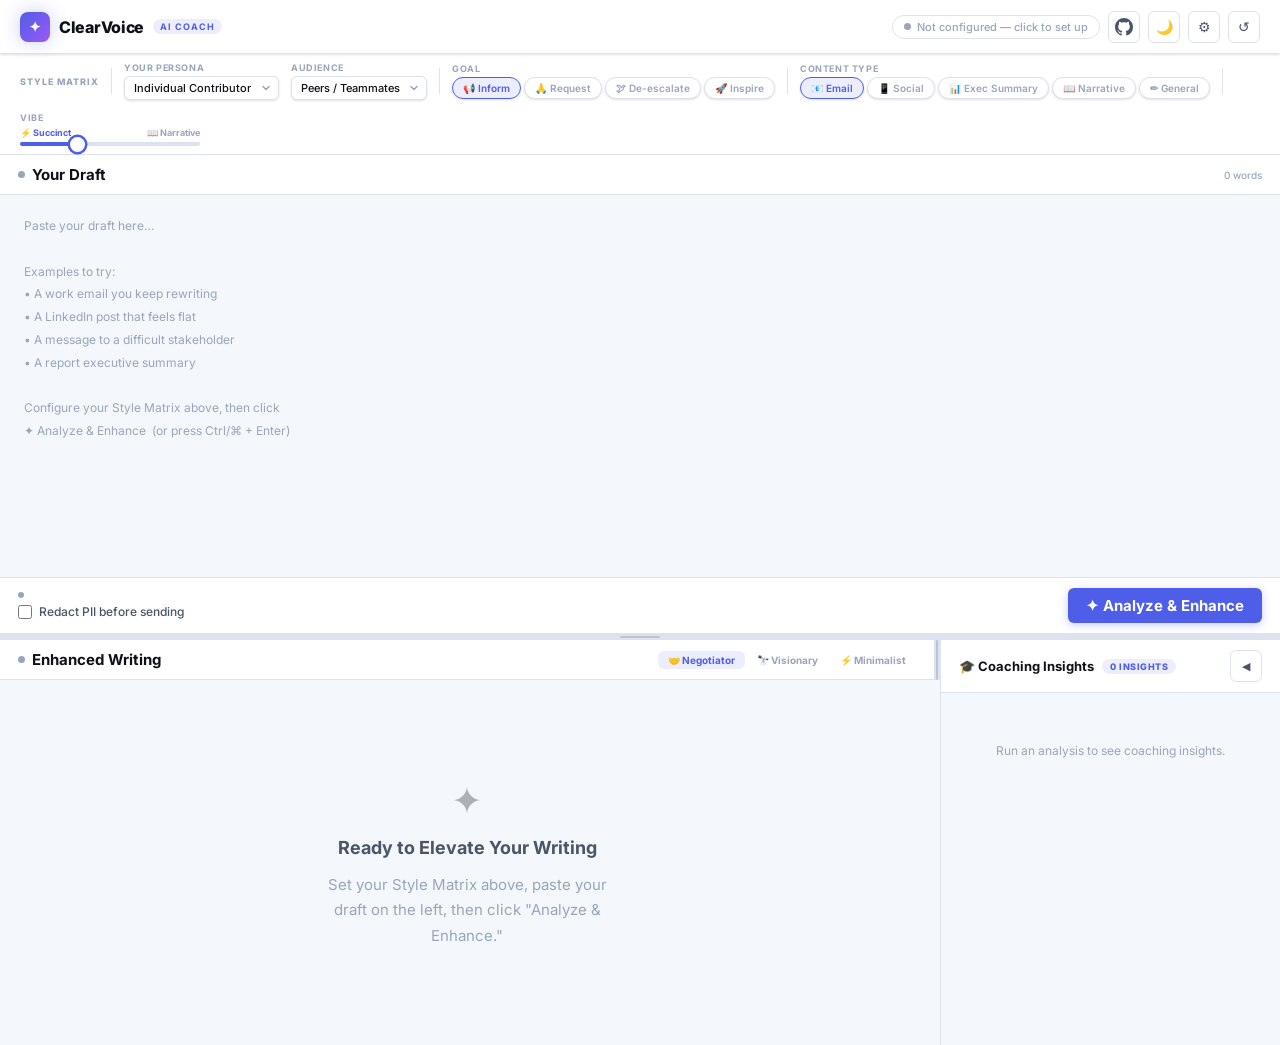
<file: index.html>
<!DOCTYPE html>
<html lang="en">
<head>
  <meta charset="UTF-8">
  <meta name="viewport" content="width=device-width, initial-scale=1.0">
  <meta name="google-site-verification" content="ngS8wu36B4P3ZyQBK7Q8rlwMd53-rFN55y8IFsFVApw" />
  <title>ClearVoice — AI Communication Coach</title>
  <meta name="description" content="AI-powered writing coach with tone heatmap, 3-variation rewrites, and coaching insights. Powered by Claude or GPT-4.">
  <link rel="preconnect" href="https://fonts.googleapis.com">
  <link href="https://fonts.googleapis.com/css2?family=Inter:ital,wght@0,300;0,400;0,500;0,600;0,700;0,800;0,900;1,400&display=swap" rel="stylesheet">
  <link rel="stylesheet" href="css/styles.css">
</head>
<body>

<!-- ═══════════════════════════════════════════════════════════
     SETTINGS MODAL
     ═══════════════════════════════════════════════════════════ -->
<div class="overlay" id="settingsOverlay">
  <div class="modal">
    <div class="modal-title" id="settingsModalTitle">⚙ API Configuration</div>
    <div class="modal-sub"   id="settingsModalSub">Your key is saved in your browser only and is sent directly to the AI provider — never to any third-party server.</div>

    <div class="form-row">
      <div class="form-lbl">AI Provider</div>
      <div class="provider-row">
        <button class="prov-btn active" id="btnClaude" onclick="pickProvider('claude')">🟠 Claude (Anthropic)</button>
        <button class="prov-btn"        id="btnOpenAI" onclick="pickProvider('openai')">🟢 GPT-4 (OpenAI)</button>
      </div>
    </div>

    <div class="form-row">
      <label class="form-lbl" for="keyInp">API Key</label>
      <input class="form-inp" id="keyInp" type="password" placeholder="sk-ant-api03-…" autocomplete="off">
      <div class="form-hint" id="keyHint">Get your key at <a href="https://console.anthropic.com" target="_blank" rel="noopener">console.anthropic.com</a></div>
    </div>

    <div class="form-row">
      <label class="form-lbl" for="modelSel">Model</label>
      <select class="form-sel" id="modelSel">
        <option value="claude-sonnet-4-5-20250929" selected>Claude Sonnet 4.5 — Recommended</option>
        <option value="claude-opus-4-5-20251101">Claude Opus 4.5 — Most Capable</option>
        <option value="claude-haiku-4-5-20251001">Claude Haiku 4.5 — Fastest</option>
      </select>
    </div>

    <div class="modal-footer">
      <button class="btn btn-ghost"  onclick="closeSettings()">Cancel</button>
      <button class="btn btn-accent" onclick="saveSettings()">💾 Save</button>
    </div>
  </div>
</div>

<!-- ═══════════════════════════════════════════════════════════
     HEADER
     ═══════════════════════════════════════════════════════════ -->
<header class="header">
  <div class="logo">
    <div class="logo-mark">✦</div>
    <span class="logo-name">ClearVoice</span>
    <span class="logo-tag">AI Coach</span>
  </div>

  <div class="header-right">
    <div class="api-pill" onclick="openSettings()" title="API Settings">
      <span class="dot" id="apiDot"></span>
      <span id="apiLabel">Not configured — click to set up</span>
    </div>
    <a  class="icon-btn github-btn" href="https://github.com/Sushegaad/Professional-Writing-Wizard"
        target="_blank" rel="noopener" title="View source on GitHub"
        style="text-decoration:none;">
      <svg height="18" viewBox="0 0 16 16" width="18" fill="currentColor" aria-hidden="true"
           xmlns="http://www.w3.org/2000/svg">
        <path d="M8 0C3.58 0 0 3.58 0 8c0 3.54 2.29 6.53 5.47 7.59.4.07.55-.17.55-.38
                 0-.19-.01-.82-.01-1.49-2.01.37-2.53-.49-2.69-.94-.09-.23-.48-.94-.82-1.13
                 -.28-.15-.68-.52-.01-.53.63-.01 1.08.58 1.23.82.72 1.21 1.87.87 2.33.66
                 .07-.52.28-.87.51-1.07-1.78-.2-3.64-.89-3.64-3.95 0-.87.31-1.59.82-2.15
                 -.08-.2-.36-1.02.08-2.12 0 0 .67-.21 2.2.82.64-.18 1.32-.27 2-.27
                 .68 0 1.36.09 2 .27 1.53-1.04 2.2-.82 2.2-.82.44 1.1.16 1.92.08 2.12
                 .51.56.82 1.27.82 2.15 0 3.07-1.87 3.75-3.65 3.95.29.25.54.73.54 1.48
                 0 1.07-.01 1.93-.01 2.2 0 .21.15.46.55.38A8.013 8.013 0 0016 8
                 c0-4.42-3.58-8-8-8z"/>
      </svg>
    </a>
    <button class="icon-btn" id="themeBtn"   onclick="toggleTheme()"  title="Toggle Dark / Light Mode">🌙</button>
    <button class="icon-btn" id="settingsIconBtn" onclick="openSettings()" title="Settings">⚙</button>
    <button class="icon-btn" onclick="resetAll()"    title="Clear All">↺</button>
  </div>
</header>

<!-- ═══════════════════════════════════════════════════════════
     STYLE MATRIX BAR
     ═══════════════════════════════════════════════════════════ -->
<div class="matrix-bar">
  <span class="matrix-label">Style Matrix</span>
  <div class="mx-sep"></div>

  <div class="mx-group">
    <div class="mx-sublabel">Your Persona</div>
    <select class="mx-sel" id="selPersona">
      <option value="executive">C-Suite / Executive</option>
      <option value="senior">Senior Manager / Lead</option>
      <option value="ic" selected>Individual Contributor</option>
      <option value="freelancer">Creative / Freelancer</option>
      <option value="student">Student / Entry-Level</option>
    </select>
  </div>

  <div class="mx-group">
    <div class="mx-sublabel">Audience</div>
    <select class="mx-sel" id="selAudience">
      <option value="board">Board / C-Suite</option>
      <option value="manager">Direct Manager</option>
      <option value="peers" selected>Peers / Teammates</option>
      <option value="reports">Direct Reports</option>
      <option value="client">External Client</option>
      <option value="cold">Cold Lead</option>
      <option value="public">Public / Social</option>
    </select>
  </div>

  <div class="mx-sep"></div>

  <div class="mx-group">
    <div class="mx-sublabel">Goal</div>
    <div class="pill-group" id="goalGroup">
      <button class="pill-btn active" data-v="inform"     onclick="pickPill(this,'goalGroup')">📢 Inform</button>
      <button class="pill-btn"        data-v="request"    onclick="pickPill(this,'goalGroup')">🙏 Request</button>
      <button class="pill-btn"        data-v="deescalate" onclick="pickPill(this,'goalGroup')">🕊 De-escalate</button>
      <button class="pill-btn"        data-v="inspire"    onclick="pickPill(this,'goalGroup')">🚀 Inspire</button>
    </div>
  </div>

  <div class="mx-sep"></div>

  <div class="mx-group">
    <div class="mx-sublabel">Content Type</div>
    <div class="pill-group" id="typeGroup">
      <button class="pill-btn active" data-v="email"     onclick="pickPill(this,'typeGroup')">📧 Email</button>
      <button class="pill-btn"        data-v="social"    onclick="pickPill(this,'typeGroup')">📱 Social</button>
      <button class="pill-btn"        data-v="exec"      onclick="pickPill(this,'typeGroup')">📊 Exec Summary</button>
      <button class="pill-btn"        data-v="narrative" onclick="pickPill(this,'typeGroup')">📖 Narrative</button>
      <button class="pill-btn"        data-v="general"   onclick="pickPill(this,'typeGroup')">✏ General</button>
    </div>
  </div>

  <div class="mx-sep"></div>

  <div class="mx-group vibe-wrap">
    <div class="mx-sublabel">Vibe</div>
    <div class="vibe-ends">
      <span id="vibeL" class="vibe-end-active">⚡ Succinct</span>
      <span id="vibeR">📖 Narrative</span>
    </div>
    <input type="range" class="vibe" id="vibeSlider" min="0" max="100" value="30" oninput="onVibe(this)">
  </div>
</div>

<!-- ═══════════════════════════════════════════════════════════
     WORKSPACE — SPLIT EDITOR
     ═══════════════════════════════════════════════════════════ -->
<div class="workspace">

  <!-- ── INPUT PANE ─────────────────────────────────────── -->
  <div class="pane pane-input" id="inputPane">
    <div class="pane-head">
      <div class="pane-title">
        <div class="status-dot" id="dotIn"></div>
        Your Draft
      </div>
      <div class="pane-actions">
        <span class="wc" id="wcBadge">0 words</span>
        <button class="heat-toggle" id="heatBtn" onclick="toggleHeat()">
          <span class="hdot"></span> Tone Map
        </button>
      </div>
    </div>

    <div class="pane-body">
      <textarea class="draft" id="draftArea" oninput="onDraftInput()"
        placeholder="Paste your draft here…

Examples to try:
• A work email you keep rewriting
• A LinkedIn post that feels flat
• A message to a difficult stakeholder
• A report executive summary

Configure your Style Matrix above, then click
✦ Analyze &amp; Enhance  (or press Ctrl/⌘ + Enter)"></textarea>
      <div class="heatmap-layer" id="heatLayer"></div>
    </div>

    <div class="pane-foot">
      <div style="display:flex;flex-direction:column;gap:6px;">
        <div class="model-badge">
          <span id="mbDot" style="width:6px;height:6px;border-radius:50%;background:var(--text-3);display:inline-block;transition:.2s;"></span>
          <span id="mbText"></span>
        </div>
        <div class="pii-row">
          <input type="checkbox" id="piiToggle" onchange="onPiiToggle()">
          <label for="piiToggle">Redact PII before sending</label>
          <span class="pii-badge" id="piiBadge" style="display:none;"></span>
        </div>
      </div>
      <button class="btn btn-accent" id="analyzeBtn" onclick="runAnalysis()">
        ✦ Analyze &amp; Enhance
      </button>
    </div>
  </div>

  <!-- ── DRAG DIVIDER ──────────────────────────────────── -->
  <div class="pane-divider" id="paneDivider" title="Drag to resize panes">
    <div class="pane-divider-handle"></div>
  </div>

  <!-- ── OUTPUT ROW: Enhanced Writing + Coaching Insights side-by-side ── -->
  <div class="output-row" id="outputRow">

    <!-- ── ENHANCED WRITING PANE ──────────────────────────── -->
    <div class="pane" id="outputPane">
      <div class="pane-head">
        <div class="pane-title">
          <div class="status-dot" id="dotOut"></div>
          Enhanced Writing
        </div>
        <div class="pane-actions">
          <div class="var-tabs" id="varTabs">
            <button class="var-tab active" data-i="0" onclick="switchVar(this,0)">🤝 Negotiator</button>
            <button class="var-tab"        data-i="1" onclick="switchVar(this,1)">🔭 Visionary</button>
            <button class="var-tab"        data-i="2" onclick="switchVar(this,2)">⚡ Minimalist</button>
          </div>
        </div>
      </div>

      <div class="pane-body">
        <!-- Loading overlay (scoped to output pane) -->
        <div class="loading-mask" id="loadMask">
          <div class="spinner"></div>
          <div class="loading-msg" id="loadMsg">Analyzing your writing…</div>
        </div>

        <!-- Empty state (initial) -->
        <div class="empty" id="emptyState" style="height:100%;">
          <div class="empty-icon">✦</div>
          <h3>Ready to Elevate Your Writing</h3>
          <p>Set your Style Matrix above, paste your draft on the left, then click "Analyze & Enhance."</p>
        </div>

        <!-- Results container (shown after analysis) -->
        <div id="outScroll" style="display:none;">
          <div class="var-card show" id="vc0">
            <div class="var-card-head">
              <div class="var-card-name">🤝 The Negotiator</div>
              <div class="var-card-tag">Persuasive, empathetic, and strategically warm</div>
            </div>
            <div class="var-text" id="vt0"></div>
          </div>
          <div class="var-card" id="vc1">
            <div class="var-card-head">
              <div class="var-card-name">🔭 The Visionary</div>
              <div class="var-card-tag">Bold, inspiring, and forward-thinking</div>
            </div>
            <div class="var-text" id="vt1"></div>
          </div>
          <div class="var-card" id="vc2">
            <div class="var-card-head">
              <div class="var-card-name">⚡ The Minimalist</div>
              <div class="var-card-tag">Direct, efficient, respects the reader's time</div>
            </div>
            <div class="var-text" id="vt2"></div>
          </div>
        </div>
      </div>

      <div class="pane-foot" id="outFoot" style="display:none;">
        <div style="display:flex;gap:7px;">
          <button class="btn btn-ghost" onclick="copyVar()">📋 Copy</button>
          <button class="btn btn-ghost" onclick="exportInsights()">📥 Export Report</button>
        </div>
        <button class="btn btn-accent" onclick="acceptVar()">✓ Accept Version</button>
      </div>
    </div>

    <!-- ── VERTICAL DRAG DIVIDER (col-resize) ─────────────── -->
    <div class="pane-divider-x" id="outputDivider" title="Drag to resize · double-click to reset">
      <div class="pane-divider-handle-x"></div>
    </div>

    <!-- ── COACHING INSIGHTS PANE ─────────────────────────── -->
    <div class="pane pane-coaching why-panel" id="whyPanel">
      <div class="pane-head">
        <div class="pane-title" style="font-size:13px;gap:8px;">
          🎓 Coaching Insights
          <span class="why-badge" id="whyBadge">0 insights</span>
        </div>
        <div class="pane-actions">
          <div class="score-preview" id="scorePreview"></div>
          <button class="icon-btn coach-collapse-btn" id="coachCollapseBtn"
                  onclick="toggleCoachPanel()" title="Collapse coaching panel">◀</button>
        </div>
      </div>
      <div class="why-body" id="whyBody">
        <div class="scores-row" id="scoresRow"></div>
        <div class="insights"   id="insightsList">
          <div class="empty-insights">Run an analysis to see coaching insights.</div>
        </div>
      </div>
    </div>

  </div><!-- end .output-row -->
</div><!-- end .workspace -->

<!-- ═══════════════════════════════════════════════════════════
     HEATMAP LEGEND (shown only when Tone Map is active)
     ═══════════════════════════════════════════════════════════ -->
<div class="heat-legend" id="heatLegend">
  <span class="hl-title">Tone Map</span>
  <div class="hl-item"><div class="hl-dot" style="background:var(--ht-agg-bd);opacity:.6;"></div> Aggressive</div>
  <div class="hl-item"><div class="hl-dot" style="background:var(--ht-pas-bd);opacity:.6;"></div> Too Passive</div>
  <div class="hl-item"><div class="hl-dot" style="background:var(--ht-waf-bd);opacity:.6;"></div> Waffle / Hedge</div>
  <div class="hl-item"><div class="hl-dot" style="background:var(--ht-jar-bd);opacity:.6;"></div> Jargon</div>
  <div class="hl-item"><div class="hl-dot" style="background:var(--ht-vag-bd);opacity:.6;"></div> Vague</div>
  <div class="hl-item"><div class="hl-dot" style="background:var(--ht-str-bd);opacity:.6;"></div> ✓ Strong</div>
</div>

<!-- ═══════════════════════════════════════════════════════════
     TOAST NOTIFICATIONS
     ═══════════════════════════════════════════════════════════ -->
<div class="toast-zone" id="toastZone"></div>

<!-- ═══════════════════════════════════════════════════════════
     SCRIPTS  (load order matters: config → privacy → api → ui → app)
     ═══════════════════════════════════════════════════════════ -->
<script src="js/config.js"></script>
<script src="js/privacy.js"></script>
<script src="js/api.js"></script>
<script src="js/ui.js"></script>
<script src="js/app.js"></script>

<!-- ═══════════════════════════════════════════════════════════
     PANE RESIZERS — Y-axis (input/output split) and
                     X-axis (enhanced writing / coaching split)
     ═══════════════════════════════════════════════════════════ -->
<script>
// ── Y-axis resizer: input pane vs output row ─────────────────
(function () {
  const divider   = document.getElementById('paneDivider');
  const inputPane = document.getElementById('inputPane');
  const workspace = divider.parentElement;
  let dragging = false, startY = 0, startH = 0;

  function clamp(h, total) { return Math.min(Math.max(h, 120), total - 120); }

  divider.addEventListener('mousedown', function (e) {
    dragging = true; startY = e.clientY;
    startH = inputPane.getBoundingClientRect().height;
    document.body.style.cursor = 'row-resize';
    document.body.style.userSelect = 'none';
    divider.classList.add('dragging'); e.preventDefault();
  });
  document.addEventListener('mousemove', function (e) {
    if (!dragging) return;
    const newH = clamp(startH + (e.clientY - startY), workspace.getBoundingClientRect().height);
    inputPane.style.flex = 'none'; inputPane.style.height = newH + 'px';
  });
  document.addEventListener('mouseup', function () {
    if (!dragging) return; dragging = false;
    document.body.style.cursor = ''; document.body.style.userSelect = '';
    divider.classList.remove('dragging');
  });
  divider.addEventListener('touchstart', function (e) {
    dragging = true; startY = e.touches[0].clientY;
    startH = inputPane.getBoundingClientRect().height;
    divider.classList.add('dragging'); e.preventDefault();
  }, { passive: false });
  document.addEventListener('touchmove', function (e) {
    if (!dragging) return;
    const newH = clamp(startH + (e.touches[0].clientY - startY), workspace.getBoundingClientRect().height);
    inputPane.style.flex = 'none'; inputPane.style.height = newH + 'px';
  }, { passive: false });
  document.addEventListener('touchend', function () { dragging = false; divider.classList.remove('dragging'); });
  divider.addEventListener('dblclick', function () { inputPane.style.flex = '1'; inputPane.style.height = ''; });
})();

// ── X-axis resizer: enhanced writing vs coaching insights ─────
(function () {
  const divider    = document.getElementById('outputDivider');
  const coachPane  = document.getElementById('whyPanel');
  const outputRow  = document.getElementById('outputRow');
  let dragging = false, startX = 0, startW = 0;

  function clamp(w, total) { return Math.min(Math.max(w, 180), total - 280); }

  divider.addEventListener('mousedown', function (e) {
    if (coachPane.classList.contains('collapsed')) return;
    dragging = true; startX = e.clientX;
    startW = coachPane.getBoundingClientRect().width;
    document.body.style.cursor = 'col-resize';
    document.body.style.userSelect = 'none';
    divider.classList.add('dragging'); e.preventDefault();
  });
  document.addEventListener('mousemove', function (e) {
    if (!dragging) return;
    const total = outputRow.getBoundingClientRect().width;
    const newW  = clamp(startW + (startX - e.clientX), total);
    coachPane.style.width = newW + 'px';
  });
  document.addEventListener('mouseup', function () {
    if (!dragging) return; dragging = false;
    document.body.style.cursor = ''; document.body.style.userSelect = '';
    divider.classList.remove('dragging');
  });
  divider.addEventListener('touchstart', function (e) {
    if (coachPane.classList.contains('collapsed')) return;
    dragging = true; startX = e.touches[0].clientX;
    startW = coachPane.getBoundingClientRect().width;
    divider.classList.add('dragging'); e.preventDefault();
  }, { passive: false });
  document.addEventListener('touchmove', function (e) {
    if (!dragging) return;
    const total = outputRow.getBoundingClientRect().width;
    const newW  = clamp(startW + (startX - e.touches[0].clientX), total);
    coachPane.style.width = newW + 'px';
  }, { passive: false });
  document.addEventListener('touchend', function () { dragging = false; divider.classList.remove('dragging'); });
  divider.addEventListener('dblclick', function () { coachPane.style.width = ''; });
})();

// ── Toggle coaching panel collapse ───────────────────────────
function toggleCoachPanel() {
  const panel   = document.getElementById('whyPanel');
  const btn     = document.getElementById('coachCollapseBtn');
  const collapsed = panel.classList.toggle('collapsed');
  if (btn) {
    btn.textContent = collapsed ? '▶' : '◀';
    btn.title = collapsed ? 'Expand coaching panel' : 'Collapse coaching panel';
  }
  // Keep divider visible so user can see the boundary of the collapsed strip
}
</script>

</body>
</html>
</file>
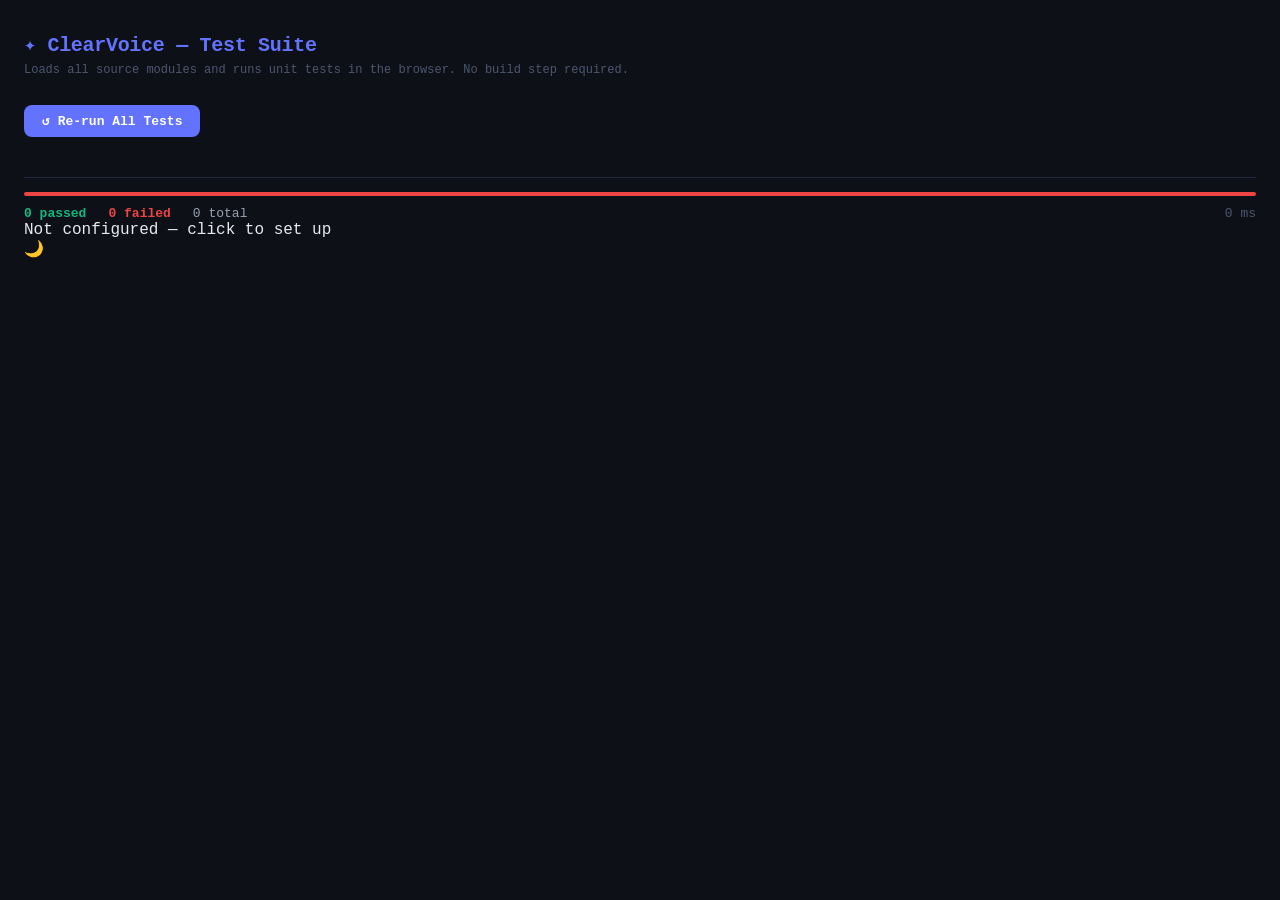
<file: tests/index.html>
<!DOCTYPE html>
<html lang="en">
<head>
  <meta charset="UTF-8">
  <meta name="viewport" content="width=device-width, initial-scale=1.0">
  <title>ClearVoice — Test Suite</title>
  <style>
    *, *::before, *::after { box-sizing: border-box; margin: 0; padding: 0; }
    body {
      font-family: 'Menlo', 'Consolas', 'Courier New', monospace;
      background: #0D1117; color: #E8EAED;
      padding: 32px 24px; min-height: 100vh;
      -webkit-font-smoothing: antialiased;
    }
    h1 {
      font-size: 20px; font-weight: 700; color: #6373FF;
      margin-bottom: 6px; letter-spacing: -.3px;
    }
    .meta { font-size: 12px; color: #4E5670; margin-bottom: 28px; }

    /* Suite container */
    .suite { margin-bottom: 22px; }
    .suite-name {
      font-size: 13px; font-weight: 700; color: #9AA3B5;
      padding: 6px 0; border-bottom: 1px solid #242840; margin-bottom: 6px;
      letter-spacing: .3px;
    }

    /* Individual test row */
    .test { display: flex; align-items: flex-start; gap: 10px; padding: 5px 0; }
    .icon { font-size: 13px; flex-shrink: 0; margin-top: 1px; }
    .test-name { font-size: 13px; flex: 1; }
    .pass .test-name { color: #10B981; }
    .fail .test-name { color: #EF4444; }
    .skip .test-name { color: #4E5670; font-style: italic; }

    .err-msg {
      font-size: 11px; color: #F59E0B; background: rgba(245,158,11,.08);
      border: 1px solid rgba(245,158,11,.25); border-radius: 5px;
      padding: 6px 10px; margin: 3px 0 3px 23px; white-space: pre-wrap;
      word-break: break-word;
    }

    /* Summary bar */
    #summary {
      position: sticky; bottom: 0; background: #0D1117;
      border-top: 1px solid #242840; padding: 14px 0 0;
      margin-top: 16px; font-size: 13px;
    }
    #summary .bar {
      height: 4px; border-radius: 2px; margin-bottom: 10px;
      background: linear-gradient(to right, #10B981 var(--pass), #EF4444 var(--pass));
    }
    #summary .counts { display: flex; gap: 22px; }
    .cnt-pass { color: #10B981; font-weight: 700; }
    .cnt-fail { color: #EF4444; font-weight: 700; }
    .cnt-total { color: #9AA3B5; }
    .cnt-time  { color: #4E5670; margin-left: auto; }

    #run-btn {
      display: inline-flex; align-items: center; gap: 6px;
      background: #6373FF; color: white; border: none; border-radius: 8px;
      font-family: inherit; font-size: 13px; font-weight: 700;
      padding: 8px 18px; cursor: pointer; margin-bottom: 24px;
      transition: background .18s;
    }
    #run-btn:hover { background: #7585FF; }
    #run-btn:disabled { opacity: .5; cursor: wait; }
  </style>
</head>
<body>

<h1>✦ ClearVoice — Test Suite</h1>
<p class="meta">Loads all source modules and runs unit tests in the browser. No build step required.</p>

<button id="run-btn" onclick="runAll()">▶ Run All Tests</button>

<div id="output"></div>

<div id="summary" style="display:none;">
  <div class="bar" id="bar"></div>
  <div class="counts">
    <span class="cnt-pass" id="cntPass">— passed</span>
    <span class="cnt-fail" id="cntFail">— failed</span>
    <span class="cnt-total" id="cntTotal"></span>
    <span class="cnt-time"  id="cntTime"></span>
  </div>
</div>

<!-- ── Source modules (same load order as the main app) ──── -->
<script src="../js/config.js"></script>
<script src="../js/privacy.js"></script>
<script src="../js/api.js"></script>
<script src="../js/ui.js"></script>
<script>
// ── Minimal stubs so app.js doesn't crash without the full DOM ──
window.CV_CONFIG   = window.CV_CONFIG || { apiKey: '', provider: 'claude', model: 'claude-sonnet-4-5-20250929' };
window.AppState    = window.AppState  || { heatOn: false };
// Stub DOM elements that app.js reads on init
const _stub = (id) => { const d = document.createElement('div'); d.id = id; document.body.appendChild(d); return d; };
['apiDot','apiLabel','mbDot','mbText','themeBtn','vibeSlider','vibeL','vibeR',
 'usageCounter','usageCount','settingsModalTitle','settingsModalSub'].forEach(_stub);
</script>
<script src="../js/app.js"></script>
<script src="test-privacy.js"></script>
<script src="test-core.js"></script>

<!-- ── Test Framework ────────────────────────────────────── -->
<script>
// ── Minimal test runner ──────────────────────────────────────
const _suites  = [];
let   _current = null;

function suite(name, fn) {
  _current = { name, tests: [] };
  _suites.push(_current);
  try { fn(); } catch (e) { console.error('Suite setup error:', e); }
  _current = null;
}

function test(name, fn) {
  if (!_current) return;
  _current.tests.push({ name, fn });
}

function assert(condition, msg) {
  if (!condition) throw new Error(msg || 'Assertion failed');
}

async function runAll() {
  const btn = document.getElementById('run-btn');
  btn.disabled = true;
  btn.textContent = '⏳ Running…';

  const out = document.getElementById('output');
  out.innerHTML = '';

  let passed = 0, failed = 0;
  const t0 = performance.now();

  for (const s of _suites) {
    const suiteDiv = document.createElement('div');
    suiteDiv.className = 'suite';
    suiteDiv.innerHTML = `<div class="suite-name">${s.name}</div>`;

    for (const t of s.tests) {
      const row = document.createElement('div');
      row.className = 'test';

      try {
        await t.fn();
        row.classList.add('pass');
        row.innerHTML = `<span class="icon">✓</span><span class="test-name">${t.name}</span>`;
        passed++;
      } catch (e) {
        row.classList.add('fail');
        row.innerHTML = `
          <span class="icon">✗</span>
          <div style="flex:1">
            <div class="test-name">${t.name}</div>
            <div class="err-msg">${e.message}</div>
          </div>`;
        failed++;
      }

      suiteDiv.appendChild(row);
    }
    out.appendChild(suiteDiv);
  }

  const elapsed = (performance.now() - t0).toFixed(0);
  const total   = passed + failed;
  const pct     = total ? Math.round((passed / total) * 100) : 0;

  document.getElementById('bar').style.setProperty('--pass', pct + '%');
  document.getElementById('cntPass').textContent  = `${passed} passed`;
  document.getElementById('cntFail').textContent  = `${failed} failed`;
  document.getElementById('cntTotal').textContent = `${total} total`;
  document.getElementById('cntTime').textContent  = `${elapsed} ms`;
  document.getElementById('summary').style.display = 'block';

  btn.disabled    = false;
  btn.textContent = '↺ Re-run All Tests';
}

// Auto-run on load
window.addEventListener('DOMContentLoaded', () => setTimeout(runAll, 120));
</script>

</body>
</html>
</file>
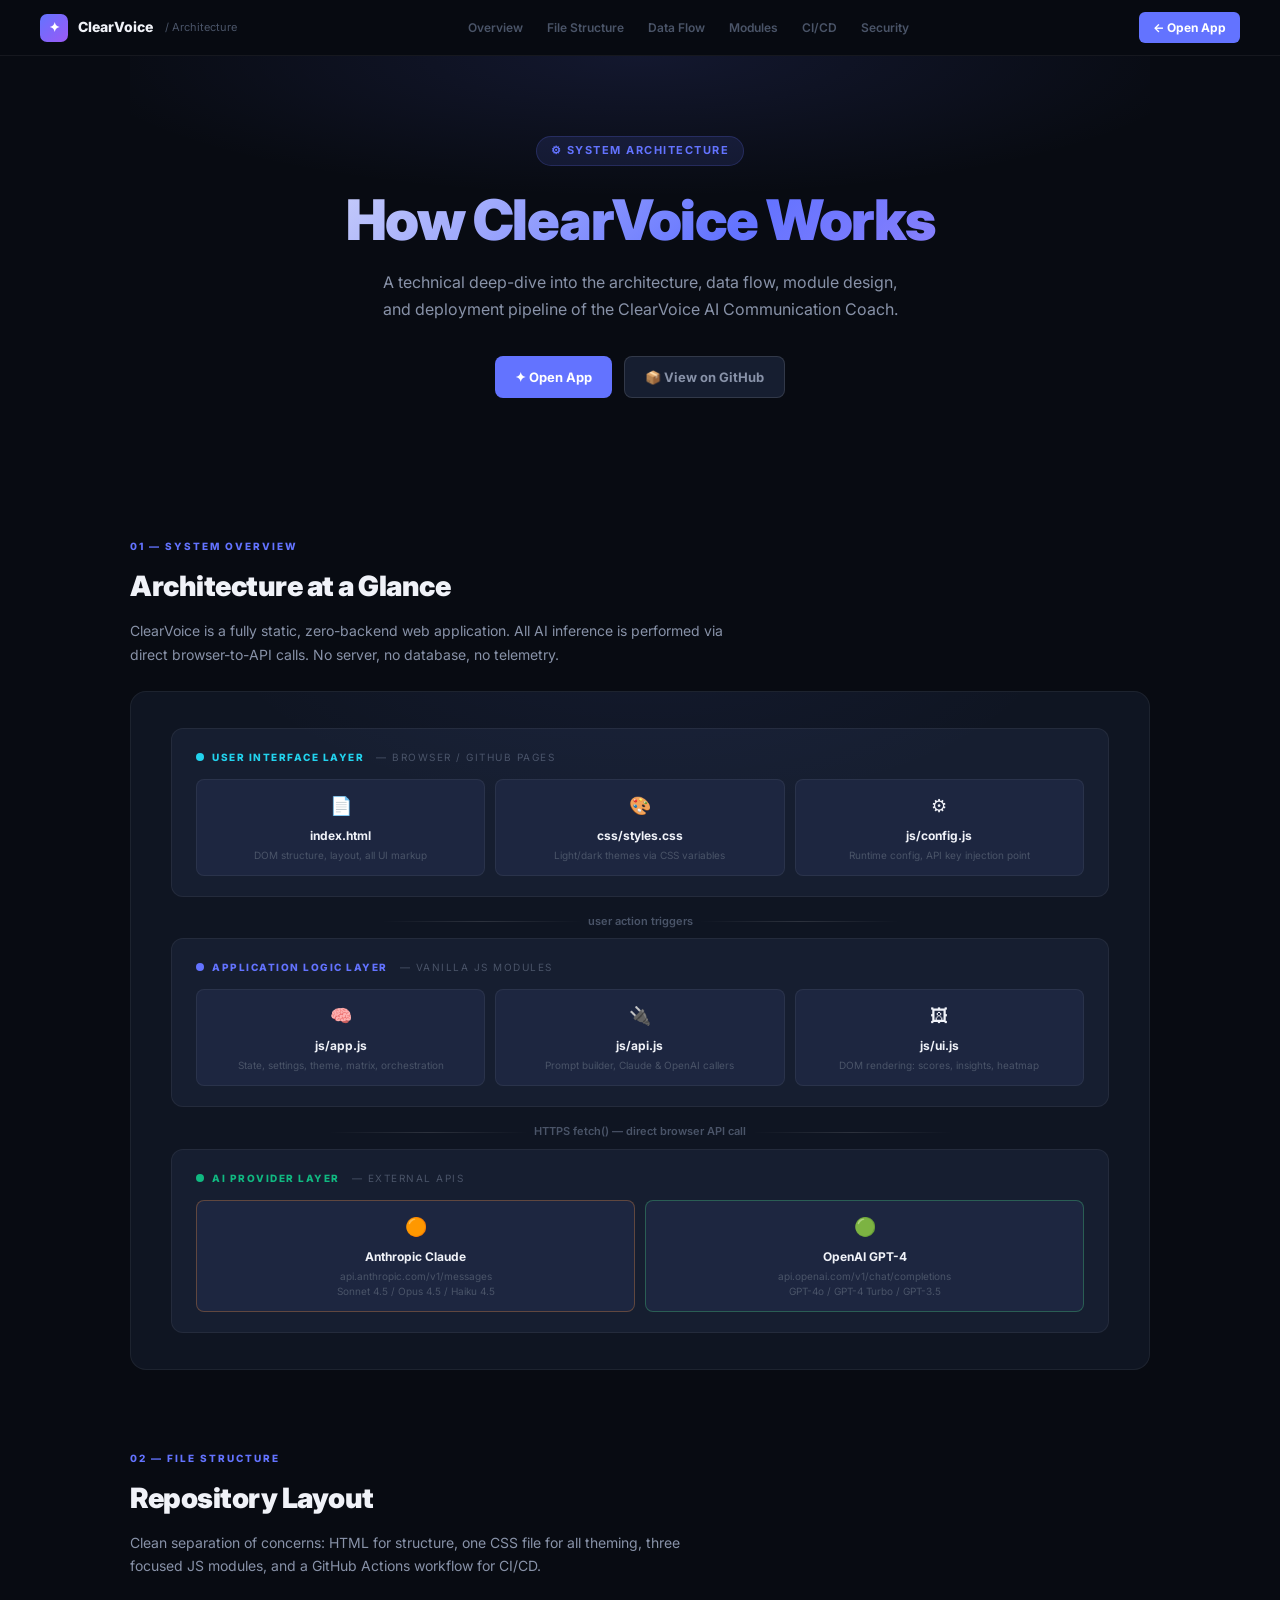
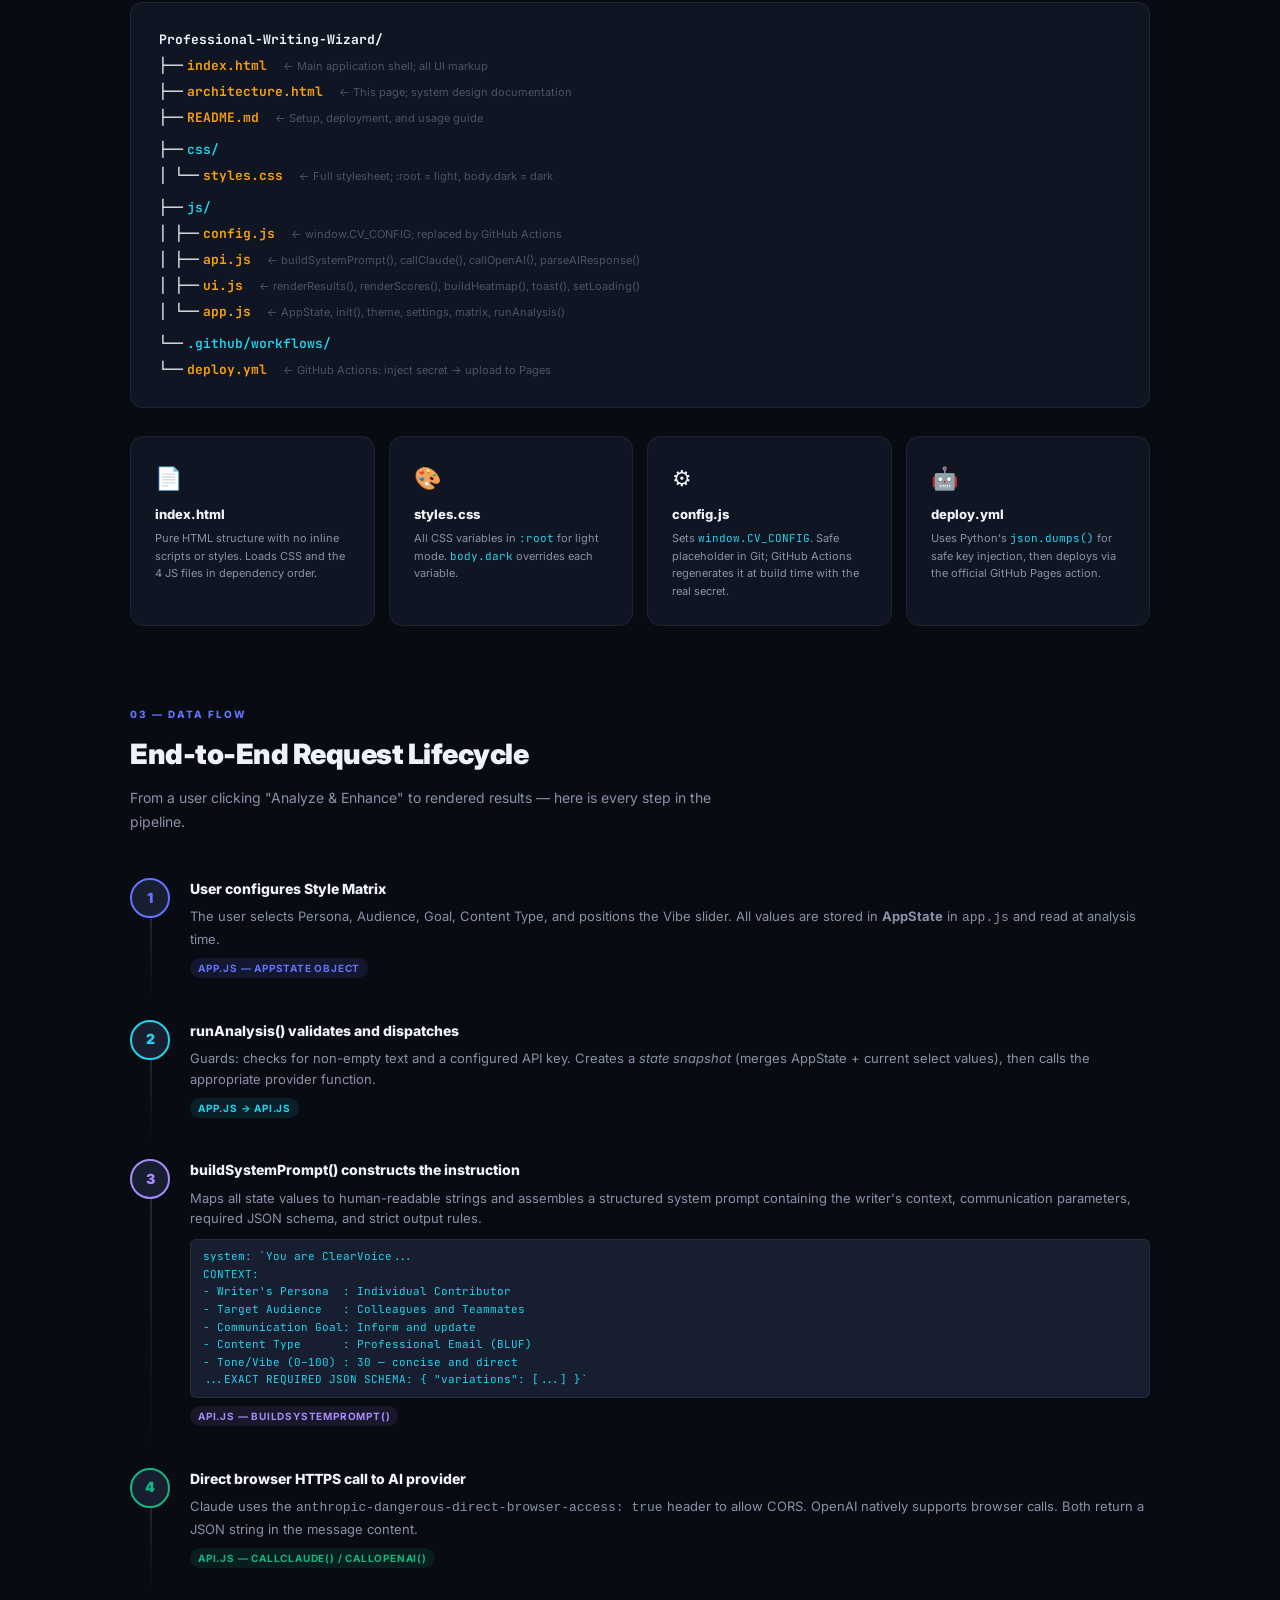
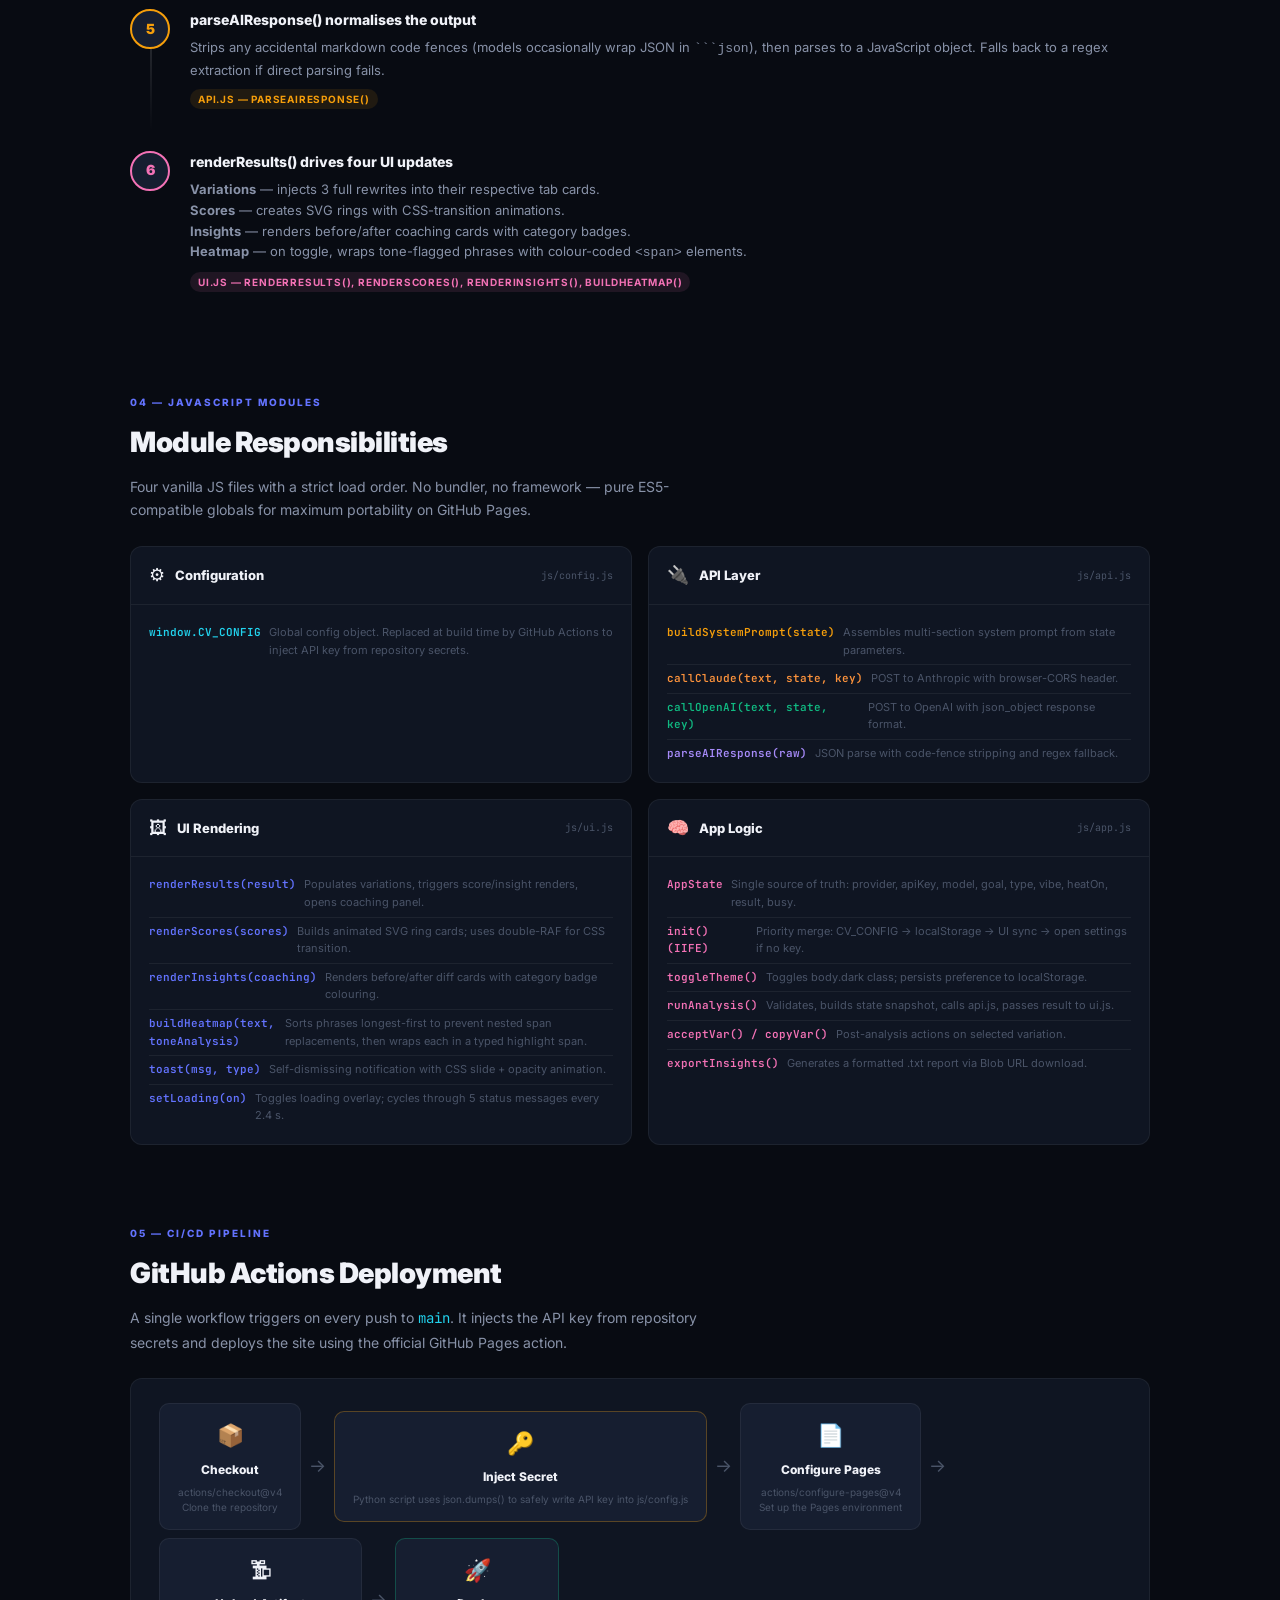
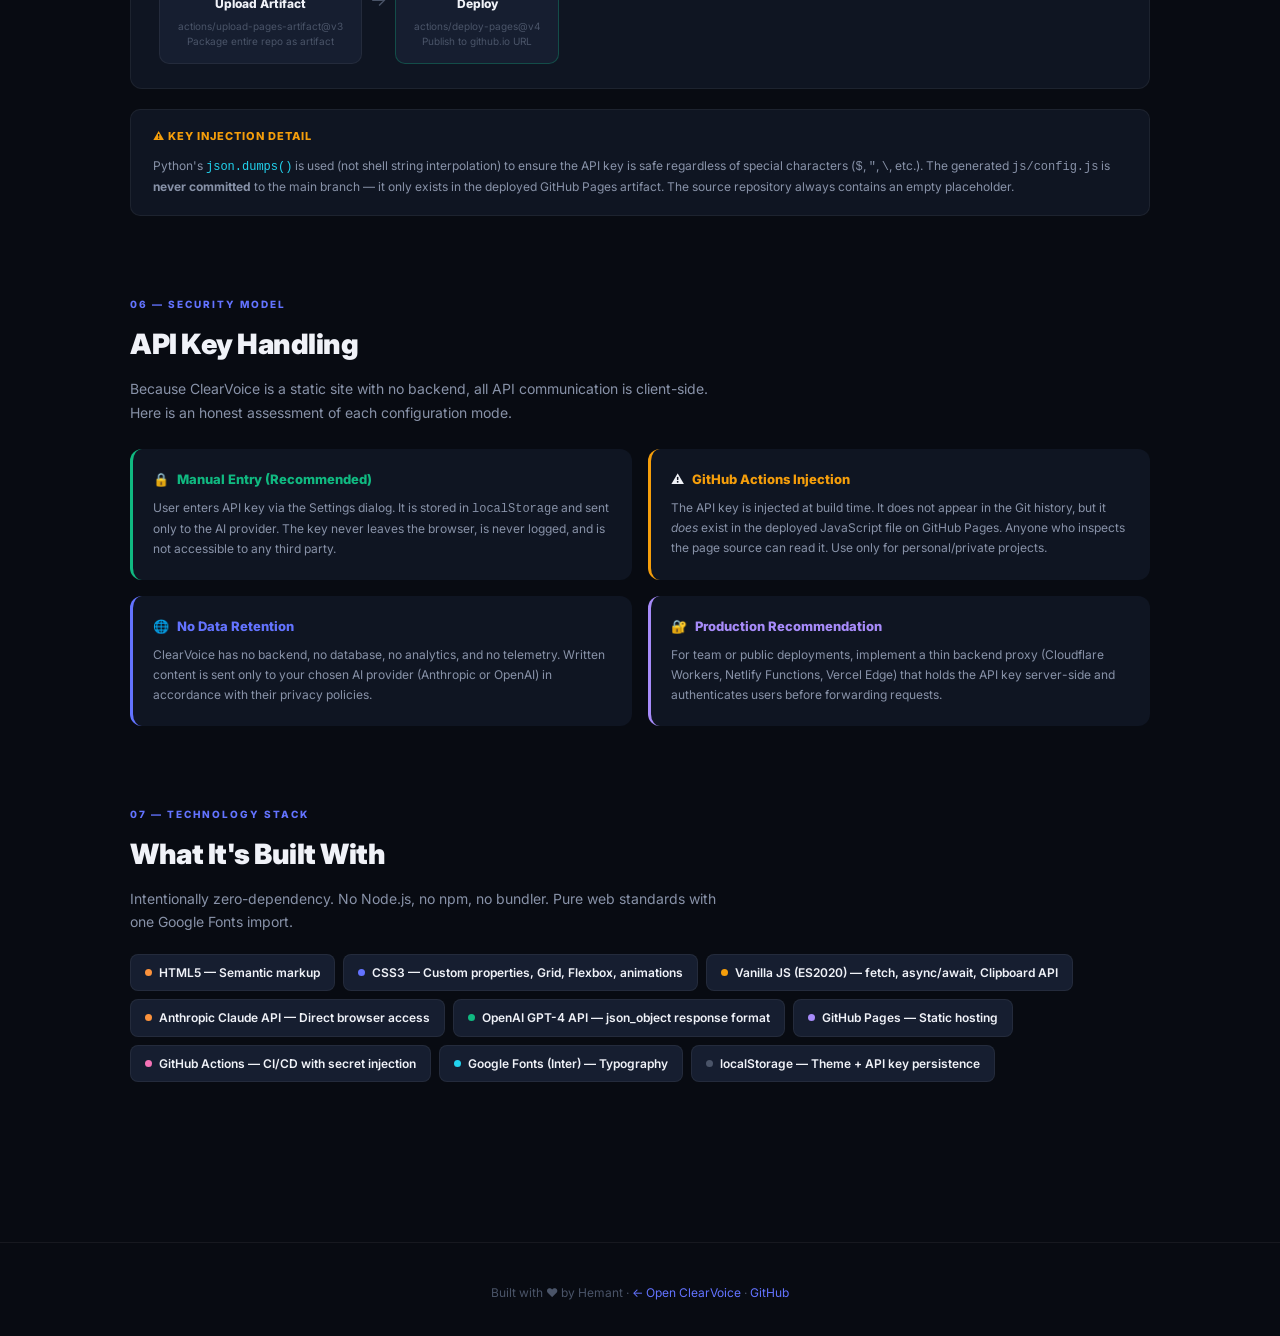
<file: architecture.html>
<!DOCTYPE html>
<html lang="en">
<head>
  <meta charset="UTF-8">
  <meta name="viewport" content="width=device-width, initial-scale=1.0">
  <title>ClearVoice — System Architecture</title>
  <link rel="preconnect" href="https://fonts.googleapis.com">
  <link href="https://fonts.googleapis.com/css2?family=Inter:wght@300;400;500;600;700;800;900&family=JetBrains+Mono:wght@400;500&display=swap" rel="stylesheet">
  <style>
    *, *::before, *::after { box-sizing: border-box; margin: 0; padding: 0; }

    :root {
      --bg    : #080B12;
      --s1    : #0F1522;
      --s2    : #161E30;
      --s3    : #1D2640;
      --b1    : rgba(255,255,255,0.06);
      --b2    : rgba(255,255,255,0.12);
      --t1    : #F0F2F8;
      --t2    : #8892A8;
      --t3    : #4A5468;
      --blue  : #6373FF;
      --cyan  : #22D3EE;
      --green : #10B981;
      --yellow: #F59E0B;
      --purple: #A78BFA;
      --pink  : #F472B6;
      --orange: #FB923C;
      --red   : #F87171;
      --mono  : 'JetBrains Mono', 'Fira Code', monospace;
    }

    html { scroll-behavior: smooth; }
    body {
      font-family: 'Inter', sans-serif;
      background: var(--bg); color: var(--t1);
      line-height: 1.6; overflow-x: hidden;
    }

    /* ── Nav ─────────────────────────────────────────── */
    nav {
      position: sticky; top: 0; z-index: 100;
      display: flex; align-items: center; justify-content: space-between;
      padding: 0 40px; height: 56px;
      background: rgba(8,11,18,0.92); backdrop-filter: blur(12px);
      border-bottom: 1px solid var(--b1);
    }
    .nav-logo { display: flex; align-items: center; gap: 10px; text-decoration: none; }
    .nav-mark {
      width: 28px; height: 28px; border-radius: 7px;
      background: linear-gradient(135deg, var(--blue), #9B59F5);
      display: flex; align-items: center; justify-content: center;
      font-size: 13px; color: white; font-weight: 700;
    }
    .nav-name { font-size: 14px; font-weight: 800; color: var(--t1); }
    .nav-sub  { font-size: 11px; color: var(--t3); margin-left: 2px; }

    .nav-links { display: flex; gap: 24px; }
    .nav-links a {
      font-size: 12px; font-weight: 600; color: var(--t3);
      text-decoration: none; transition: color .15s;
    }
    .nav-links a:hover { color: var(--t1); }

    .nav-cta {
      display: inline-flex; align-items: center; gap: 6px;
      padding: 6px 14px; border-radius: 6px;
      background: var(--blue); color: white;
      font-size: 12px; font-weight: 700; text-decoration: none; transition: .15s;
    }
    .nav-cta:hover { background: #7585FF; transform: translateY(-1px); }

    /* ── Sections & Layout ─────────────────────────── */
    .page { max-width: 1100px; margin: 0 auto; padding: 0 40px 80px; }

    section { margin-top: 80px; }
    section:first-child { margin-top: 60px; }

    .section-label {
      font-size: 10px; font-weight: 800; letter-spacing: 2px; text-transform: uppercase;
      color: var(--blue); margin-bottom: 10px;
    }
    h2 { font-size: 28px; font-weight: 900; letter-spacing: -.5px; margin-bottom: 10px; }
    .section-desc { font-size: 14px; color: var(--t2); max-width: 600px; line-height: 1.7; }

    /* ── Hero ────────────────────────────────────────── */
    .hero {
      text-align: center; padding: 80px 20px 60px;
      background: radial-gradient(ellipse 80% 50% at 50% 0%, rgba(99,115,255,0.12) 0%, transparent 70%);
    }
    .hero-eyebrow {
      display: inline-flex; align-items: center; gap: 8px;
      font-size: 11px; font-weight: 700; letter-spacing: 1.5px; text-transform: uppercase;
      color: var(--blue); background: rgba(99,115,255,0.12);
      padding: 5px 14px; border-radius: 20px; border: 1px solid rgba(99,115,255,0.2);
      margin-bottom: 24px;
    }
    .hero h1 {
      font-size: clamp(36px, 5vw, 56px); font-weight: 900; letter-spacing: -1.5px;
      line-height: 1.1; margin-bottom: 18px;
      background: linear-gradient(135deg, var(--t1) 0%, var(--blue) 60%, var(--purple) 100%);
      -webkit-background-clip: text; -webkit-text-fill-color: transparent;
    }
    .hero-sub { font-size: 16px; color: var(--t2); max-width: 520px; margin: 0 auto 32px; line-height: 1.7; }
    .hero-links { display: flex; gap: 12px; justify-content: center; flex-wrap: wrap; }
    .hero-btn {
      display: inline-flex; align-items: center; gap: 7px;
      padding: 10px 20px; border-radius: 8px; font-size: 13px; font-weight: 700;
      text-decoration: none; transition: .18s;
    }
    .hero-btn-primary { background: var(--blue); color: white; }
    .hero-btn-primary:hover { background: #7585FF; transform: translateY(-1px); box-shadow: 0 6px 20px rgba(99,115,255,.35); }
    .hero-btn-ghost { background: var(--s2); color: var(--t2); border: 1px solid var(--b2); }
    .hero-btn-ghost:hover { color: var(--t1); border-color: var(--b2); }

    /* ── Cards & Grids ───────────────────────────────── */
    .card {
      background: var(--s1); border: 1px solid var(--b1); border-radius: 14px; padding: 24px;
      transition: border-color .2s, box-shadow .2s;
    }
    .card:hover { border-color: var(--b2); box-shadow: 0 0 30px rgba(99,115,255,.07); }

    .grid-2 { display: grid; grid-template-columns: 1fr 1fr; gap: 16px; }
    .grid-3 { display: grid; grid-template-columns: repeat(3, 1fr); gap: 16px; }
    .grid-4 { display: grid; grid-template-columns: repeat(4, 1fr); gap: 14px; }

    /* ── System Diagram ──────────────────────────────── */
    .diagram {
      background: var(--s1); border: 1px solid var(--b1); border-radius: 16px;
      padding: 36px 40px; margin-top: 24px; position: relative; overflow: hidden;
    }
    .diagram::before {
      content: ''; position: absolute; inset: 0;
      background: radial-gradient(ellipse 60% 40% at 50% -10%, rgba(99,115,255,0.06) 0%, transparent 70%);
      pointer-events: none;
    }

    .diag-layer {
      background: var(--s2); border: 1px solid var(--b1); border-radius: 12px;
      padding: 20px 24px; margin-bottom: 16px;
    }
    .diag-layer:last-child { margin-bottom: 0; }

    .diag-layer-title {
      font-size: 10px; font-weight: 800; letter-spacing: 1.5px; text-transform: uppercase;
      margin-bottom: 14px; display: flex; align-items: center; gap: 8px;
    }
    .diag-layer-dot {
      width: 8px; height: 8px; border-radius: 50%; flex-shrink: 0;
    }
    .diag-boxes { display: flex; gap: 10px; flex-wrap: wrap; }

    .diag-box {
      flex: 1; min-width: 120px; background: var(--s3); border: 1px solid var(--b1);
      border-radius: 8px; padding: 12px 14px; text-align: center;
      transition: .2s; position: relative;
    }
    .diag-box:hover { border-color: var(--b2); transform: translateY(-2px); }
    .diag-box-icon { font-size: 18px; margin-bottom: 5px; }
    .diag-box-name { font-size: 12px; font-weight: 700; margin-bottom: 3px; }
    .diag-box-desc { font-size: 10px; color: var(--t3); line-height: 1.5; }

    .diag-arrow {
      display: flex; justify-content: center; align-items: center;
      margin: 8px 0; color: var(--t3); font-size: 11px; font-weight: 600;
      gap: 6px;
    }
    .arrow-line { flex: 1; max-width: 200px; height: 1px; background: linear-gradient(to right, transparent, var(--b2), transparent); }

    /* ── File Tree ───────────────────────────────────── */
    .file-tree {
      font-family: var(--mono); font-size: 13px; line-height: 2;
      background: var(--s1); border: 1px solid var(--b1); border-radius: 12px;
      padding: 24px 28px; margin-top: 24px; overflow-x: auto;
    }
    .ft-root   { color: var(--t1); font-weight: 700; }
    .ft-dir    { color: var(--cyan); font-weight: 600; }
    .ft-file   { color: var(--t2); }
    .ft-key    { color: var(--yellow); font-weight: 700; }
    .ft-desc   { font-family: 'Inter', sans-serif; font-size: 11px; color: var(--t3); margin-left: 12px; }
    .ft-line   { display: flex; align-items: baseline; gap: 4px; flex-wrap: wrap; }
    .ft-indent { display: inline-block; }

    /* ── Data Flow Steps ─────────────────────────────── */
    .flow-steps { margin-top: 24px; display: flex; flex-direction: column; gap: 0; }

    .flow-step {
      display: flex; gap: 20px; align-items: flex-start; position: relative; padding: 20px 0;
    }
    .flow-step:not(:last-child)::after {
      content: ''; position: absolute; left: 20px; top: 52px; bottom: 0;
      width: 2px; background: linear-gradient(to bottom, var(--b2), transparent);
    }

    .flow-num {
      width: 40px; height: 40px; border-radius: 50%; flex-shrink: 0;
      display: flex; align-items: center; justify-content: center;
      font-size: 14px; font-weight: 900; background: var(--s2); border: 2px solid;
      z-index: 1;
    }
    .flow-content { flex: 1; }
    .flow-title   { font-size: 14px; font-weight: 800; margin-bottom: 6px; }
    .flow-desc    { font-size: 13px; color: var(--t2); line-height: 1.6; }
    .flow-tag {
      display: inline-block; margin-top: 8px; font-size: 10px; font-weight: 700;
      letter-spacing: .8px; text-transform: uppercase;
      padding: 2px 8px; border-radius: 20px;
    }
    .flow-code {
      margin-top: 10px; font-family: var(--mono); font-size: 11px; color: var(--cyan);
      background: var(--s2); border: 1px solid var(--b1); border-radius: 6px;
      padding: 8px 12px; white-space: pre;
    }

    /* ── Module Cards ────────────────────────────────── */
    .module-card { background: var(--s1); border: 1px solid var(--b1); border-radius: 12px; overflow: hidden; }
    .module-head {
      display: flex; align-items: center; gap: 10px;
      padding: 14px 18px; border-bottom: 1px solid var(--b1);
    }
    .module-icon { font-size: 18px; }
    .module-name { font-size: 13px; font-weight: 800; }
    .module-file { font-family: var(--mono); font-size: 10px; color: var(--t3); margin-left: auto; }
    .module-body { padding: 14px 18px; }
    .module-fn {
      display: flex; align-items: baseline; gap: 8px; padding: 5px 0;
      border-bottom: 1px solid var(--b1); font-size: 12px;
    }
    .module-fn:last-child { border-bottom: none; }
    .fn-name { font-family: var(--mono); font-size: 11px; font-weight: 600; }
    .fn-desc { font-size: 11px; color: var(--t3); }

    /* ── CI/CD Pipeline ──────────────────────────────── */
    .pipeline {
      display: flex; align-items: center; gap: 0;
      background: var(--s1); border: 1px solid var(--b1); border-radius: 12px;
      padding: 24px 28px; margin-top: 24px; flex-wrap: wrap; gap: 8px;
    }
    .pipe-step {
      display: flex; flex-direction: column; align-items: center; gap: 6px;
      background: var(--s2); border: 1px solid var(--b1); border-radius: 10px;
      padding: 14px 18px; min-width: 130px; text-align: center;
      position: relative; transition: .2s;
    }
    .pipe-step:hover { border-color: var(--b2); }
    .pipe-step-icon  { font-size: 22px; }
    .pipe-step-name  { font-size: 12px; font-weight: 800; }
    .pipe-step-desc  { font-size: 10px; color: var(--t3); line-height: 1.5; }
    .pipe-arrow      { font-size: 18px; color: var(--t3); flex-shrink: 0; }

    /* ── Security ────────────────────────────────────── */
    .security-grid { display: grid; grid-template-columns: 1fr 1fr; gap: 16px; margin-top: 24px; }
    .sec-card {
      background: var(--s1); border-radius: 12px; padding: 20px;
      border-left: 3px solid;
    }
    .sec-card-title { font-size: 13px; font-weight: 800; margin-bottom: 8px; display: flex; align-items: center; gap: 8px; }
    .sec-card-body  { font-size: 12px; color: var(--t2); line-height: 1.7; }

    /* ── Tech Stack ──────────────────────────────────── */
    .tech-list { display: flex; flex-wrap: wrap; gap: 8px; margin-top: 20px; }
    .tech-chip {
      display: flex; align-items: center; gap: 7px;
      background: var(--s2); border: 1px solid var(--b1); border-radius: 8px;
      padding: 8px 14px; font-size: 12px; font-weight: 600;
      transition: .15s;
    }
    .tech-chip:hover { border-color: var(--b2); }
    .tech-chip-dot { width: 7px; height: 7px; border-radius: 50%; }

    /* ── Footer ──────────────────────────────────────── */
    footer {
      text-align: center; padding: 40px 20px;
      border-top: 1px solid var(--b1); margin-top: 80px;
      font-size: 12px; color: var(--t3);
    }
    footer a { color: var(--blue); text-decoration: none; }

    @media (max-width: 768px) {
      .grid-2, .grid-3, .grid-4 { grid-template-columns: 1fr; }
      .security-grid { grid-template-columns: 1fr; }
      .page { padding: 0 20px 60px; }
      nav { padding: 0 20px; }
      .nav-links { display: none; }
      .pipeline { flex-direction: column; align-items: stretch; }
      .pipe-arrow { transform: rotate(90deg); align-self: center; }
    }
  </style>
</head>
<body>

<!-- ═══ NAV ═════════════════════════════════════════════════ -->
<nav>
  <a class="nav-logo" href="index.html">
    <div class="nav-mark">✦</div>
    <span class="nav-name">ClearVoice</span>
    <span class="nav-sub">/ Architecture</span>
  </a>
  <div class="nav-links">
    <a href="#overview">Overview</a>
    <a href="#files">File Structure</a>
    <a href="#dataflow">Data Flow</a>
    <a href="#modules">Modules</a>
    <a href="#cicd">CI/CD</a>
    <a href="#security">Security</a>
  </div>
  <a class="nav-cta" href="index.html">← Open App</a>
</nav>

<div class="page">

  <!-- ═══ HERO ═══════════════════════════════════════════ -->
  <div class="hero">
    <div class="hero-eyebrow">⚙ System Architecture</div>
    <h1>How ClearVoice Works</h1>
    <p class="hero-sub">A technical deep-dive into the architecture, data flow, module design, and deployment pipeline of the ClearVoice AI Communication Coach.</p>
    <div class="hero-links">
      <a class="hero-btn hero-btn-primary" href="index.html">✦ Open App</a>
      <a class="hero-btn hero-btn-ghost"   href="https://github.com/Sushegaad/Professional-Writing-Wizard" target="_blank" rel="noopener">📦 View on GitHub</a>
    </div>
  </div>

  <!-- ═══ SYSTEM OVERVIEW ════════════════════════════════ -->
  <section id="overview">
    <div class="section-label">01 — System Overview</div>
    <h2>Architecture at a Glance</h2>
    <p class="section-desc">ClearVoice is a fully static, zero-backend web application. All AI inference is performed via direct browser-to-API calls. No server, no database, no telemetry.</p>

    <div class="diagram">

      <div class="diag-layer">
        <div class="diag-layer-title">
          <div class="diag-layer-dot" style="background:var(--cyan)"></div>
          <span style="color:var(--cyan)">USER INTERFACE LAYER</span>
          <span style="color:var(--t3);font-size:10px;font-weight:400;margin-left:4px;">— Browser / GitHub Pages</span>
        </div>
        <div class="diag-boxes">
          <div class="diag-box">
            <div class="diag-box-icon">📄</div>
            <div class="diag-box-name">index.html</div>
            <div class="diag-box-desc">DOM structure, layout, all UI markup</div>
          </div>
          <div class="diag-box">
            <div class="diag-box-icon">🎨</div>
            <div class="diag-box-name">css/styles.css</div>
            <div class="diag-box-desc">Light/dark themes via CSS variables</div>
          </div>
          <div class="diag-box">
            <div class="diag-box-icon">⚙</div>
            <div class="diag-box-name">js/config.js</div>
            <div class="diag-box-desc">Runtime config, API key injection point</div>
          </div>
        </div>
      </div>

      <div class="diag-arrow">
        <div class="arrow-line"></div>
        <span>user action triggers</span>
        <div class="arrow-line"></div>
      </div>

      <div class="diag-layer">
        <div class="diag-layer-title">
          <div class="diag-layer-dot" style="background:var(--blue)"></div>
          <span style="color:var(--blue)">APPLICATION LOGIC LAYER</span>
          <span style="color:var(--t3);font-size:10px;font-weight:400;margin-left:4px;">— Vanilla JS modules</span>
        </div>
        <div class="diag-boxes">
          <div class="diag-box">
            <div class="diag-box-icon">🧠</div>
            <div class="diag-box-name">js/app.js</div>
            <div class="diag-box-desc">State, settings, theme, matrix, orchestration</div>
          </div>
          <div class="diag-box">
            <div class="diag-box-icon">🔌</div>
            <div class="diag-box-name">js/api.js</div>
            <div class="diag-box-desc">Prompt builder, Claude &amp; OpenAI callers</div>
          </div>
          <div class="diag-box">
            <div class="diag-box-icon">🖼</div>
            <div class="diag-box-name">js/ui.js</div>
            <div class="diag-box-desc">DOM rendering: scores, insights, heatmap</div>
          </div>
        </div>
      </div>

      <div class="diag-arrow">
        <div class="arrow-line"></div>
        <span>HTTPS fetch() — direct browser API call</span>
        <div class="arrow-line"></div>
      </div>

      <div class="diag-layer">
        <div class="diag-layer-title">
          <div class="diag-layer-dot" style="background:var(--green)"></div>
          <span style="color:var(--green)">AI PROVIDER LAYER</span>
          <span style="color:var(--t3);font-size:10px;font-weight:400;margin-left:4px;">— External APIs</span>
        </div>
        <div class="diag-boxes">
          <div class="diag-box" style="border-color:rgba(251,146,60,0.3);">
            <div class="diag-box-icon">🟠</div>
            <div class="diag-box-name">Anthropic Claude</div>
            <div class="diag-box-desc">api.anthropic.com/v1/messages<br>Sonnet 4.5 / Opus 4.5 / Haiku 4.5</div>
          </div>
          <div class="diag-box" style="border-color:rgba(74,222,128,0.3);">
            <div class="diag-box-icon">🟢</div>
            <div class="diag-box-name">OpenAI GPT-4</div>
            <div class="diag-box-desc">api.openai.com/v1/chat/completions<br>GPT-4o / GPT-4 Turbo / GPT-3.5</div>
          </div>
        </div>
      </div>

    </div>
  </section>

  <!-- ═══ FILE STRUCTURE ══════════════════════════════════ -->
  <section id="files">
    <div class="section-label">02 — File Structure</div>
    <h2>Repository Layout</h2>
    <p class="section-desc">Clean separation of concerns: HTML for structure, one CSS file for all theming, three focused JS modules, and a GitHub Actions workflow for CI/CD.</p>

    <div class="file-tree">
<div class="ft-line"><span class="ft-root">Professional-Writing-Wizard/</span></div>
<div class="ft-line"><span class="ft-indent">├── </span><span class="ft-key">index.html</span><span class="ft-desc">← Main application shell; all UI markup</span></div>
<div class="ft-line"><span class="ft-indent">├── </span><span class="ft-key">architecture.html</span><span class="ft-desc">← This page; system design documentation</span></div>
<div class="ft-line"><span class="ft-indent">├── </span><span class="ft-key">README.md</span><span class="ft-desc">← Setup, deployment, and usage guide</span></div>
<div class="ft-line" style="margin-top:6px;"><span class="ft-indent">├── </span><span class="ft-dir">css/</span></div>
<div class="ft-line"><span class="ft-indent">│   └── </span><span class="ft-key">styles.css</span><span class="ft-desc">← Full stylesheet; :root = light, body.dark = dark</span></div>
<div class="ft-line" style="margin-top:6px;"><span class="ft-indent">├── </span><span class="ft-dir">js/</span></div>
<div class="ft-line"><span class="ft-indent">│   ├── </span><span class="ft-key">config.js</span><span class="ft-desc">← window.CV_CONFIG; replaced by GitHub Actions</span></div>
<div class="ft-line"><span class="ft-indent">│   ├── </span><span class="ft-key">api.js</span><span class="ft-desc">← buildSystemPrompt(), callClaude(), callOpenAI(), parseAIResponse()</span></div>
<div class="ft-line"><span class="ft-indent">│   ├── </span><span class="ft-key">ui.js</span><span class="ft-desc">← renderResults(), renderScores(), buildHeatmap(), toast(), setLoading()</span></div>
<div class="ft-line"><span class="ft-indent">│   └── </span><span class="ft-key">app.js</span><span class="ft-desc">← AppState, init(), theme, settings, matrix, runAnalysis()</span></div>
<div class="ft-line" style="margin-top:6px;"><span class="ft-indent">└── </span><span class="ft-dir">.github/workflows/</span></div>
<div class="ft-line"><span class="ft-indent">    └── </span><span class="ft-key">deploy.yml</span><span class="ft-desc">← GitHub Actions: inject secret → upload to Pages</span></div>
    </div>

    <div style="margin-top:28px;">
      <div class="grid-4">
        <div class="card">
          <div style="font-size:22px;margin-bottom:8px;">📄</div>
          <div style="font-size:13px;font-weight:800;margin-bottom:5px;">index.html</div>
          <div style="font-size:11px;color:var(--t2);line-height:1.6;">Pure HTML structure with no inline scripts or styles. Loads CSS and the 4 JS files in dependency order.</div>
        </div>
        <div class="card">
          <div style="font-size:22px;margin-bottom:8px;">🎨</div>
          <div style="font-size:13px;font-weight:800;margin-bottom:5px;">styles.css</div>
          <div style="font-size:11px;color:var(--t2);line-height:1.6;">All CSS variables in <code style="font-family:var(--mono);color:var(--cyan);">:root</code> for light mode. <code style="font-family:var(--mono);color:var(--cyan);">body.dark</code> overrides each variable.</div>
        </div>
        <div class="card">
          <div style="font-size:22px;margin-bottom:8px;">⚙</div>
          <div style="font-size:13px;font-weight:800;margin-bottom:5px;">config.js</div>
          <div style="font-size:11px;color:var(--t2);line-height:1.6;">Sets <code style="font-family:var(--mono);color:var(--cyan);">window.CV_CONFIG</code>. Safe placeholder in Git; GitHub Actions regenerates it at build time with the real secret.</div>
        </div>
        <div class="card">
          <div style="font-size:22px;margin-bottom:8px;">🤖</div>
          <div style="font-size:13px;font-weight:800;margin-bottom:5px;">deploy.yml</div>
          <div style="font-size:11px;color:var(--t2);line-height:1.6;">Uses Python's <code style="font-family:var(--mono);color:var(--cyan);">json.dumps()</code> for safe key injection, then deploys via the official GitHub Pages action.</div>
        </div>
      </div>
    </div>
  </section>

  <!-- ═══ DATA FLOW ════════════════════════════════════════ -->
  <section id="dataflow">
    <div class="section-label">03 — Data Flow</div>
    <h2>End-to-End Request Lifecycle</h2>
    <p class="section-desc">From a user clicking "Analyze & Enhance" to rendered results — here is every step in the pipeline.</p>

    <div class="flow-steps">

      <div class="flow-step">
        <div class="flow-num" style="border-color:var(--blue);color:var(--blue);">1</div>
        <div class="flow-content">
          <div class="flow-title">User configures Style Matrix</div>
          <div class="flow-desc">The user selects Persona, Audience, Goal, Content Type, and positions the Vibe slider. All values are stored in <strong>AppState</strong> in <code>app.js</code> and read at analysis time.</div>
          <div class="flow-tag" style="background:rgba(99,115,255,0.12);color:var(--blue);">app.js — AppState object</div>
        </div>
      </div>

      <div class="flow-step">
        <div class="flow-num" style="border-color:var(--cyan);color:var(--cyan);">2</div>
        <div class="flow-content">
          <div class="flow-title">runAnalysis() validates and dispatches</div>
          <div class="flow-desc">Guards: checks for non-empty text and a configured API key. Creates a <em>state snapshot</em> (merges AppState + current select values), then calls the appropriate provider function.</div>
          <div class="flow-tag" style="background:rgba(34,211,238,0.1);color:var(--cyan);">app.js → api.js</div>
        </div>
      </div>

      <div class="flow-step">
        <div class="flow-num" style="border-color:var(--purple);color:var(--purple);">3</div>
        <div class="flow-content">
          <div class="flow-title">buildSystemPrompt() constructs the instruction</div>
          <div class="flow-desc">Maps all state values to human-readable strings and assembles a structured system prompt containing the writer's context, communication parameters, required JSON schema, and strict output rules.</div>
          <div class="flow-code">system: `You are ClearVoice...
CONTEXT:
- Writer's Persona  : Individual Contributor
- Target Audience   : Colleagues and Teammates
- Communication Goal: Inform and update
- Content Type      : Professional Email (BLUF)
- Tone/Vibe (0–100) : 30 — concise and direct
...EXACT REQUIRED JSON SCHEMA: { "variations": [...] }`</div>
          <div class="flow-tag" style="background:rgba(167,139,250,0.1);color:var(--purple);">api.js — buildSystemPrompt()</div>
        </div>
      </div>

      <div class="flow-step">
        <div class="flow-num" style="border-color:var(--green);color:var(--green);">4</div>
        <div class="flow-content">
          <div class="flow-title">Direct browser HTTPS call to AI provider</div>
          <div class="flow-desc">Claude uses the <code>anthropic-dangerous-direct-browser-access: true</code> header to allow CORS. OpenAI natively supports browser calls. Both return a JSON string in the message content.</div>
          <div class="flow-tag" style="background:rgba(16,185,129,0.1);color:var(--green);">api.js — callClaude() / callOpenAI()</div>
        </div>
      </div>

      <div class="flow-step">
        <div class="flow-num" style="border-color:var(--yellow);color:var(--yellow);">5</div>
        <div class="flow-content">
          <div class="flow-title">parseAIResponse() normalises the output</div>
          <div class="flow-desc">Strips any accidental markdown code fences (models occasionally wrap JSON in <code>```json</code>), then parses to a JavaScript object. Falls back to a regex extraction if direct parsing fails.</div>
          <div class="flow-tag" style="background:rgba(245,158,11,0.1);color:var(--yellow);">api.js — parseAIResponse()</div>
        </div>
      </div>

      <div class="flow-step">
        <div class="flow-num" style="border-color:var(--pink);color:var(--pink);">6</div>
        <div class="flow-content">
          <div class="flow-title">renderResults() drives four UI updates</div>
          <div class="flow-desc">
            <strong>Variations</strong> — injects 3 full rewrites into their respective tab cards.<br>
            <strong>Scores</strong> — creates SVG rings with CSS-transition animations.<br>
            <strong>Insights</strong> — renders before/after coaching cards with category badges.<br>
            <strong>Heatmap</strong> — on toggle, wraps tone-flagged phrases with colour-coded <code>&lt;span&gt;</code> elements.
          </div>
          <div class="flow-tag" style="background:rgba(244,114,182,0.1);color:var(--pink);">ui.js — renderResults(), renderScores(), renderInsights(), buildHeatmap()</div>
        </div>
      </div>

    </div>
  </section>

  <!-- ═══ JS MODULES ══════════════════════════════════════ -->
  <section id="modules">
    <div class="section-label">04 — JavaScript Modules</div>
    <h2>Module Responsibilities</h2>
    <p class="section-desc">Four vanilla JS files with a strict load order. No bundler, no framework — pure ES5-compatible globals for maximum portability on GitHub Pages.</p>

    <div class="grid-2" style="margin-top:24px;">
      <div class="module-card">
        <div class="module-head">
          <span class="module-icon">⚙</span>
          <div>
            <div class="module-name">Configuration</div>
          </div>
          <span class="module-file">js/config.js</span>
        </div>
        <div class="module-body">
          <div class="module-fn">
            <span class="fn-name" style="color:var(--cyan);">window.CV_CONFIG</span>
            <span class="fn-desc">Global config object. Replaced at build time by GitHub Actions to inject API key from repository secrets.</span>
          </div>
        </div>
      </div>

      <div class="module-card">
        <div class="module-head">
          <span class="module-icon">🔌</span>
          <div><div class="module-name">API Layer</div></div>
          <span class="module-file">js/api.js</span>
        </div>
        <div class="module-body">
          <div class="module-fn">
            <span class="fn-name" style="color:var(--yellow);">buildSystemPrompt(state)</span>
            <span class="fn-desc">Assembles multi-section system prompt from state parameters.</span>
          </div>
          <div class="module-fn">
            <span class="fn-name" style="color:var(--orange);">callClaude(text, state, key)</span>
            <span class="fn-desc">POST to Anthropic with browser-CORS header.</span>
          </div>
          <div class="module-fn">
            <span class="fn-name" style="color:var(--green);">callOpenAI(text, state, key)</span>
            <span class="fn-desc">POST to OpenAI with json_object response format.</span>
          </div>
          <div class="module-fn">
            <span class="fn-name" style="color:var(--purple);">parseAIResponse(raw)</span>
            <span class="fn-desc">JSON parse with code-fence stripping and regex fallback.</span>
          </div>
        </div>
      </div>

      <div class="module-card">
        <div class="module-head">
          <span class="module-icon">🖼</span>
          <div><div class="module-name">UI Rendering</div></div>
          <span class="module-file">js/ui.js</span>
        </div>
        <div class="module-body">
          <div class="module-fn">
            <span class="fn-name" style="color:var(--blue);">renderResults(result)</span>
            <span class="fn-desc">Populates variations, triggers score/insight renders, opens coaching panel.</span>
          </div>
          <div class="module-fn">
            <span class="fn-name" style="color:var(--blue);">renderScores(scores)</span>
            <span class="fn-desc">Builds animated SVG ring cards; uses double-RAF for CSS transition.</span>
          </div>
          <div class="module-fn">
            <span class="fn-name" style="color:var(--blue);">renderInsights(coaching)</span>
            <span class="fn-desc">Renders before/after diff cards with category badge colouring.</span>
          </div>
          <div class="module-fn">
            <span class="fn-name" style="color:var(--blue);">buildHeatmap(text, toneAnalysis)</span>
            <span class="fn-desc">Sorts phrases longest-first to prevent nested span replacements, then wraps each in a typed highlight span.</span>
          </div>
          <div class="module-fn">
            <span class="fn-name" style="color:var(--blue);">toast(msg, type)</span>
            <span class="fn-desc">Self-dismissing notification with CSS slide + opacity animation.</span>
          </div>
          <div class="module-fn">
            <span class="fn-name" style="color:var(--blue);">setLoading(on)</span>
            <span class="fn-desc">Toggles loading overlay; cycles through 5 status messages every 2.4 s.</span>
          </div>
        </div>
      </div>

      <div class="module-card">
        <div class="module-head">
          <span class="module-icon">🧠</span>
          <div><div class="module-name">App Logic</div></div>
          <span class="module-file">js/app.js</span>
        </div>
        <div class="module-body">
          <div class="module-fn">
            <span class="fn-name" style="color:var(--pink);">AppState</span>
            <span class="fn-desc">Single source of truth: provider, apiKey, model, goal, type, vibe, heatOn, result, busy.</span>
          </div>
          <div class="module-fn">
            <span class="fn-name" style="color:var(--pink);">init() (IIFE)</span>
            <span class="fn-desc">Priority merge: CV_CONFIG → localStorage → UI sync → open settings if no key.</span>
          </div>
          <div class="module-fn">
            <span class="fn-name" style="color:var(--pink);">toggleTheme()</span>
            <span class="fn-desc">Toggles body.dark class; persists preference to localStorage.</span>
          </div>
          <div class="module-fn">
            <span class="fn-name" style="color:var(--pink);">runAnalysis()</span>
            <span class="fn-desc">Validates, builds state snapshot, calls api.js, passes result to ui.js.</span>
          </div>
          <div class="module-fn">
            <span class="fn-name" style="color:var(--pink);">acceptVar() / copyVar()</span>
            <span class="fn-desc">Post-analysis actions on selected variation.</span>
          </div>
          <div class="module-fn">
            <span class="fn-name" style="color:var(--pink);">exportInsights()</span>
            <span class="fn-desc">Generates a formatted .txt report via Blob URL download.</span>
          </div>
        </div>
      </div>
    </div>
  </section>

  <!-- ═══ CI/CD ════════════════════════════════════════════ -->
  <section id="cicd">
    <div class="section-label">05 — CI/CD Pipeline</div>
    <h2>GitHub Actions Deployment</h2>
    <p class="section-desc">A single workflow triggers on every push to <code style="font-family:var(--mono);color:var(--cyan);">main</code>. It injects the API key from repository secrets and deploys the site using the official GitHub Pages action.</p>

    <div class="pipeline">
      <div class="pipe-step">
        <div class="pipe-step-icon">📦</div>
        <div class="pipe-step-name">Checkout</div>
        <div class="pipe-step-desc">actions/checkout@v4<br>Clone the repository</div>
      </div>
      <div class="pipe-arrow">→</div>
      <div class="pipe-step" style="border-color:rgba(245,158,11,0.3);">
        <div class="pipe-step-icon">🔑</div>
        <div class="pipe-step-name">Inject Secret</div>
        <div class="pipe-step-desc">Python script uses json.dumps() to safely write API key into js/config.js</div>
      </div>
      <div class="pipe-arrow">→</div>
      <div class="pipe-step">
        <div class="pipe-step-icon">📄</div>
        <div class="pipe-step-name">Configure Pages</div>
        <div class="pipe-step-desc">actions/configure-pages@v4<br>Set up the Pages environment</div>
      </div>
      <div class="pipe-arrow">→</div>
      <div class="pipe-step">
        <div class="pipe-step-icon">🗜</div>
        <div class="pipe-step-name">Upload Artifact</div>
        <div class="pipe-step-desc">actions/upload-pages-artifact@v3<br>Package entire repo as artifact</div>
      </div>
      <div class="pipe-arrow">→</div>
      <div class="pipe-step" style="border-color:rgba(16,185,129,0.3);">
        <div class="pipe-step-icon">🚀</div>
        <div class="pipe-step-name">Deploy</div>
        <div class="pipe-step-desc">actions/deploy-pages@v4<br>Publish to github.io URL</div>
      </div>
    </div>

    <div style="margin-top:20px;background:var(--s1);border:1px solid var(--b1);border-radius:10px;padding:18px 22px;">
      <div style="font-size:11px;font-weight:800;text-transform:uppercase;letter-spacing:1px;color:var(--yellow);margin-bottom:10px;">⚠ Key Injection Detail</div>
      <div style="font-size:12px;color:var(--t2);line-height:1.7;">
        Python's <code style="color:var(--cyan);">json.dumps()</code> is used (not shell string interpolation) to ensure the API key is safe regardless of special characters (<code>$</code>, <code>"</code>, <code>\</code>, etc.). The generated <code>js/config.js</code> is <strong>never committed</strong> to the main branch — it only exists in the deployed GitHub Pages artifact. The source repository always contains an empty placeholder.
      </div>
    </div>
  </section>

  <!-- ═══ SECURITY ════════════════════════════════════════ -->
  <section id="security">
    <div class="section-label">06 — Security Model</div>
    <h2>API Key Handling</h2>
    <p class="section-desc">Because ClearVoice is a static site with no backend, all API communication is client-side. Here is an honest assessment of each configuration mode.</p>

    <div class="security-grid">
      <div class="sec-card" style="border-color:var(--green);">
        <div class="sec-card-title"><span>🔒</span> <span style="color:var(--green)">Manual Entry (Recommended)</span></div>
        <div class="sec-card-body">User enters API key via the Settings dialog. It is stored in <code>localStorage</code> and sent only to the AI provider. The key never leaves the browser, is never logged, and is not accessible to any third party.</div>
      </div>
      <div class="sec-card" style="border-color:var(--yellow);">
        <div class="sec-card-title"><span>⚠</span> <span style="color:var(--yellow)">GitHub Actions Injection</span></div>
        <div class="sec-card-body">The API key is injected at build time. It does not appear in the Git history, but it <em>does</em> exist in the deployed JavaScript file on GitHub Pages. Anyone who inspects the page source can read it. Use only for personal/private projects.</div>
      </div>
      <div class="sec-card" style="border-color:var(--blue);">
        <div class="sec-card-title"><span>🌐</span> <span style="color:var(--blue)">No Data Retention</span></div>
        <div class="sec-card-body">ClearVoice has no backend, no database, no analytics, and no telemetry. Written content is sent only to your chosen AI provider (Anthropic or OpenAI) in accordance with their privacy policies.</div>
      </div>
      <div class="sec-card" style="border-color:var(--purple);">
        <div class="sec-card-title"><span>🔐</span> <span style="color:var(--purple)">Production Recommendation</span></div>
        <div class="sec-card-body">For team or public deployments, implement a thin backend proxy (Cloudflare Workers, Netlify Functions, Vercel Edge) that holds the API key server-side and authenticates users before forwarding requests.</div>
      </div>
    </div>
  </section>

  <!-- ═══ TECH STACK ═══════════════════════════════════════ -->
  <section>
    <div class="section-label">07 — Technology Stack</div>
    <h2>What It's Built With</h2>
    <p class="section-desc">Intentionally zero-dependency. No Node.js, no npm, no bundler. Pure web standards with one Google Fonts import.</p>

    <div class="tech-list">
      <div class="tech-chip"><div class="tech-chip-dot" style="background:var(--orange)"></div> HTML5 — Semantic markup</div>
      <div class="tech-chip"><div class="tech-chip-dot" style="background:var(--blue)"></div> CSS3 — Custom properties, Grid, Flexbox, animations</div>
      <div class="tech-chip"><div class="tech-chip-dot" style="background:var(--yellow)"></div> Vanilla JS (ES2020) — fetch, async/await, Clipboard API</div>
      <div class="tech-chip"><div class="tech-chip-dot" style="background:var(--orange)"></div> Anthropic Claude API — Direct browser access</div>
      <div class="tech-chip"><div class="tech-chip-dot" style="background:var(--green)"></div> OpenAI GPT-4 API — json_object response format</div>
      <div class="tech-chip"><div class="tech-chip-dot" style="background:var(--purple)"></div> GitHub Pages — Static hosting</div>
      <div class="tech-chip"><div class="tech-chip-dot" style="background:var(--pink)"></div> GitHub Actions — CI/CD with secret injection</div>
      <div class="tech-chip"><div class="tech-chip-dot" style="background:var(--cyan)"></div> Google Fonts (Inter) — Typography</div>
      <div class="tech-chip"><div class="tech-chip-dot" style="background:var(--t3)"></div> localStorage — Theme + API key persistence</div>
    </div>
  </section>

</div><!-- end .page -->

<footer>
  Built with ♥ by Hemant · <a href="index.html">← Open ClearVoice</a> · <a href="https://github.com/Sushegaad/Professional-Writing-Wizard" target="_blank" rel="noopener">GitHub</a>
</footer>

</body>
</html>
</file>
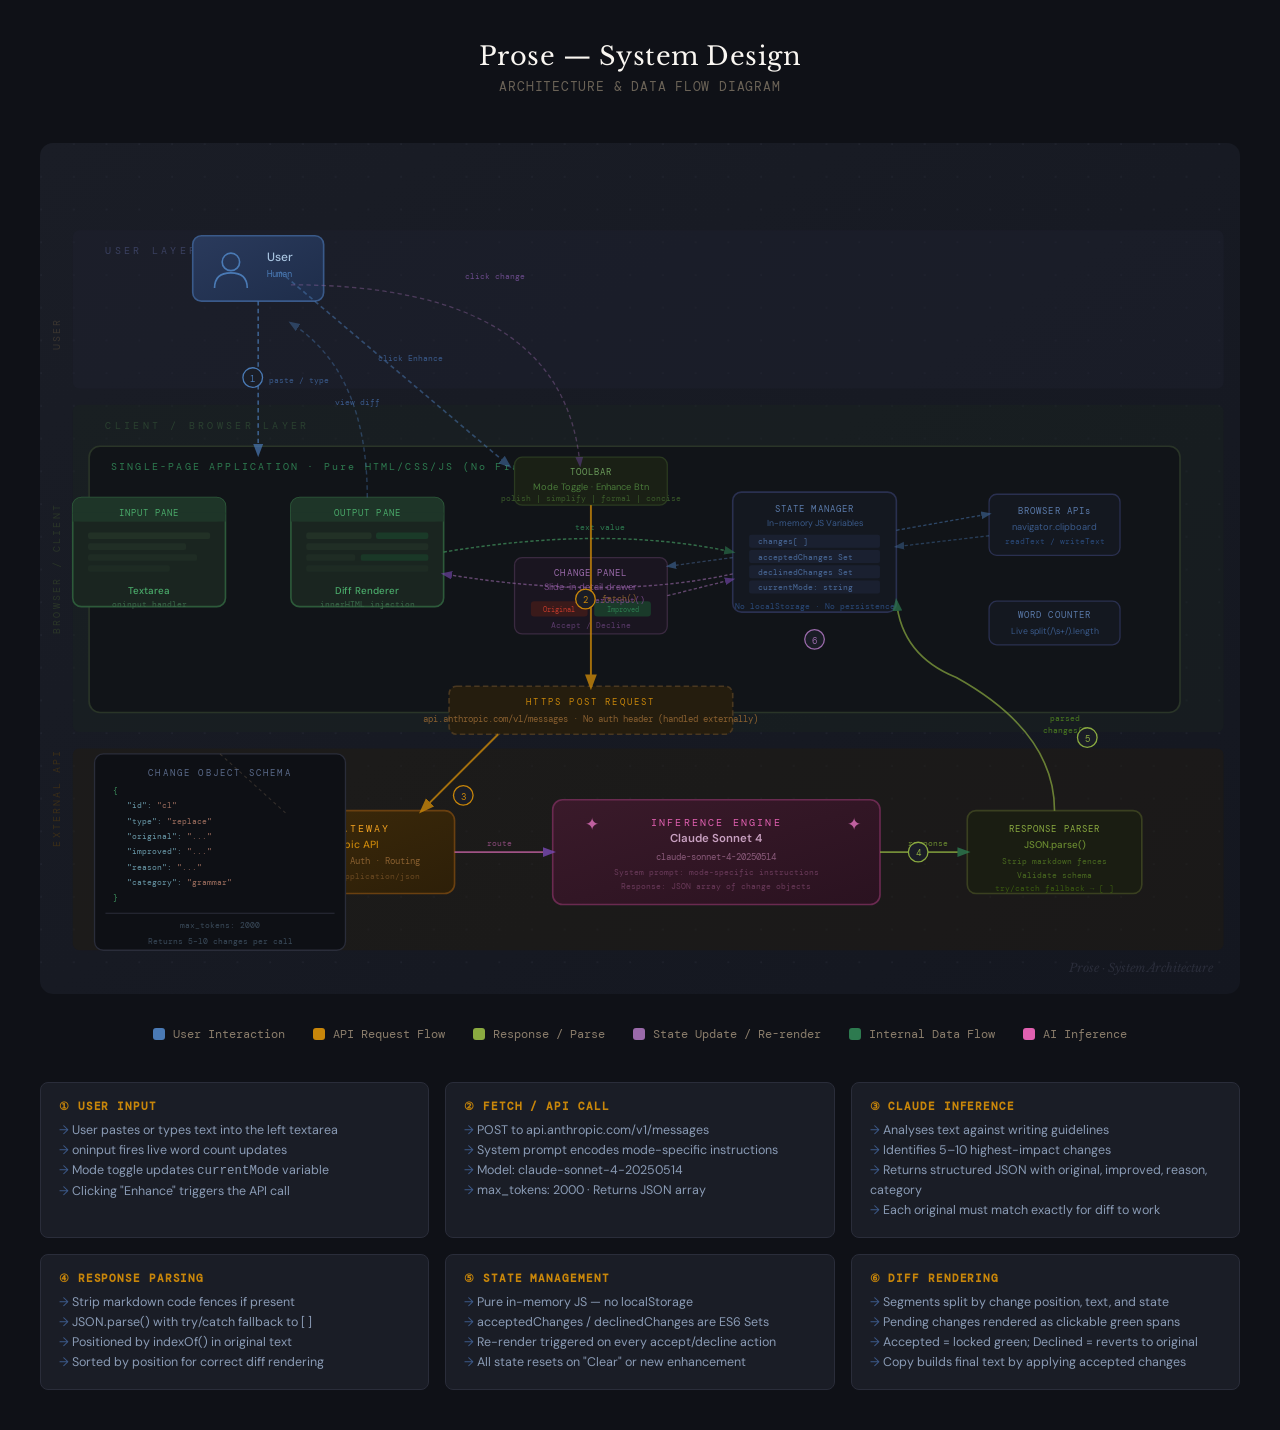
<file: prose-system-design.html>
<!DOCTYPE html>
<html lang="en">
<head>
<meta charset="UTF-8">
<meta name="viewport" content="width=device-width, initial-scale=1.0">
<title>Prose — System Design Diagram</title>
<link href="https://fonts.googleapis.com/css2?family=DM+Mono:wght@400;500&family=DM+Sans:wght@300;400;500;600&family=Libre+Baskerville:wght@400;700&display=swap" rel="stylesheet">
<style>
  * { box-sizing: border-box; margin: 0; padding: 0; }
  body {
    background: #0f1117;
    font-family: 'DM Sans', sans-serif;
    color: #e8e2d9;
    min-height: 100vh;
    padding: 40px 32px;
  }

  .page-header {
    text-align: center;
    margin-bottom: 48px;
  }

  .page-title {
    font-family: 'Libre Baskerville', serif;
    font-size: 1.6rem;
    color: #faf7f2;
    letter-spacing: 0.02em;
    margin-bottom: 6px;
  }

  .page-subtitle {
    font-size: 0.82rem;
    color: #6b6357;
    letter-spacing: 0.06em;
    text-transform: uppercase;
    font-family: 'DM Mono', monospace;
  }

  .diagram-container {
    max-width: 1200px;
    margin: 0 auto;
    position: relative;
  }

  /* SVG DIAGRAM */
  .main-svg {
    width: 100%;
    display: block;
  }

  /* LEGEND */
  .legend {
    display: flex;
    gap: 28px;
    justify-content: center;
    margin-top: 32px;
    flex-wrap: wrap;
  }

  .legend-item {
    display: flex;
    align-items: center;
    gap: 8px;
    font-size: 0.75rem;
    color: #8a7d6b;
    font-family: 'DM Mono', monospace;
  }

  .legend-color {
    width: 12px; height: 12px;
    border-radius: 3px;
  }

  /* NOTES */
  .notes-grid {
    display: grid;
    grid-template-columns: repeat(3, 1fr);
    gap: 16px;
    margin-top: 40px;
    max-width: 1200px;
    margin-left: auto;
    margin-right: auto;
  }

  .note-card {
    background: #1a1d26;
    border: 1px solid #2a2d3a;
    border-radius: 8px;
    padding: 16px 18px;
  }

  .note-title {
    font-size: 0.7rem;
    font-weight: 600;
    text-transform: uppercase;
    letter-spacing: 0.08em;
    color: #c8860a;
    margin-bottom: 8px;
    font-family: 'DM Mono', monospace;
  }

  .note-text {
    font-size: 0.78rem;
    color: #8a9bb5;
    line-height: 1.6;
  }

  .note-text ul {
    list-style: none;
    padding: 0;
  }

  .note-text li::before {
    content: '→ ';
    color: #3d5a8a;
  }
</style>
</head>
<body>

<div class="page-header">
  <div class="page-title">Prose — System Design</div>
  <div class="page-subtitle">Architecture & Data Flow Diagram</div>
</div>

<div class="diagram-container">
  <svg class="main-svg" viewBox="0 0 1100 780" xmlns="http://www.w3.org/2000/svg">
    <defs>
      <!-- Gradients -->
      <linearGradient id="bgGrad" x1="0%" y1="0%" x2="100%" y2="100%">
        <stop offset="0%" style="stop-color:#1a1d26;stop-opacity:1" />
        <stop offset="100%" style="stop-color:#141720;stop-opacity:1" />
      </linearGradient>
      <linearGradient id="userGrad" x1="0%" y1="0%" x2="100%" y2="100%">
        <stop offset="0%" style="stop-color:#2a3a5c;stop-opacity:1" />
        <stop offset="100%" style="stop-color:#1e2d4a;stop-opacity:1" />
      </linearGradient>
      <linearGradient id="browserGrad" x1="0%" y1="0%" x2="100%" y2="100%">
        <stop offset="0%" style="stop-color:#1e3a2a;stop-opacity:1" />
        <stop offset="100%" style="stop-color:#162a1e;stop-opacity:1" />
      </linearGradient>
      <linearGradient id="apiGrad" x1="0%" y1="0%" x2="100%" y2="100%">
        <stop offset="0%" style="stop-color:#3d2a0a;stop-opacity:1" />
        <stop offset="100%" style="stop-color:#2d1f08;stop-opacity:1" />
      </linearGradient>
      <linearGradient id="claudeGrad" x1="0%" y1="0%" x2="100%" y2="100%">
        <stop offset="0%" style="stop-color:#3a1a2a;stop-opacity:1" />
        <stop offset="100%" style="stop-color:#2a1220;stop-opacity:1" />
      </linearGradient>

      <!-- Arrow markers -->
      <marker id="arrowAmber" markerWidth="8" markerHeight="8" refX="6" refY="3" orient="auto">
        <path d="M0,0 L0,6 L8,3 z" fill="#c8860a"/>
      </marker>
      <marker id="arrowBlue" markerWidth="8" markerHeight="8" refX="6" refY="3" orient="auto">
        <path d="M0,0 L0,6 L8,3 z" fill="#4a7ab5"/>
      </marker>
      <marker id="arrowGreen" markerWidth="8" markerHeight="8" refX="6" refY="3" orient="auto">
        <path d="M0,0 L0,6 L8,3 z" fill="#2d7a4f"/>
      </marker>
      <marker id="arrowGray" markerWidth="8" markerHeight="8" refX="6" refY="3" orient="auto">
        <path d="M0,0 L0,6 L8,3 z" fill="#4a4540"/>
      </marker>
      <marker id="arrowPurple" markerWidth="8" markerHeight="8" refX="6" refY="3" orient="auto">
        <path d="M0,0 L0,6 L8,3 z" fill="#7a4ab5"/>
      </marker>

      <!-- Glow filter -->
      <filter id="glow">
        <feGaussianBlur stdDeviation="3" result="coloredBlur"/>
        <feMerge><feMergeNode in="coloredBlur"/><feMergeNode in="SourceGraphic"/></feMerge>
      </filter>
      <filter id="subtleGlow">
        <feGaussianBlur stdDeviation="1.5" result="coloredBlur"/>
        <feMerge><feMergeNode in="coloredBlur"/><feMergeNode in="SourceGraphic"/></feMerge>
      </filter>
    </defs>

    <!-- Background -->
    <rect width="1100" height="780" fill="url(#bgGrad)" rx="12"/>

    <!-- Grid dots pattern -->
    <pattern id="dots" x="0" y="0" width="30" height="30" patternUnits="userSpaceOnUse">
      <circle cx="1" cy="1" r="0.8" fill="#2a2d3a"/>
    </pattern>
    <rect width="1100" height="780" fill="url(#dots)" rx="12" opacity="0.6"/>

    <!-- ============================================ -->
    <!-- LAYER LABELS (Left side) -->
    <!-- ============================================ -->
    <text x="18" y="175" fill="#3a3530" font-family="DM Mono, monospace" font-size="9" transform="rotate(-90, 18, 175)" text-anchor="middle" letter-spacing="2">USER</text>
    <text x="18" y="390" fill="#2a3528" font-family="DM Mono, monospace" font-size="9" transform="rotate(-90, 18, 390)" text-anchor="middle" letter-spacing="2">BROWSER / CLIENT</text>
    <text x="18" y="600" fill="#3a2d18" font-family="DM Mono, monospace" font-size="9" transform="rotate(-90, 18, 600)" text-anchor="middle" letter-spacing="2">EXTERNAL API</text>

    <!-- Layer bands (subtle) -->
    <rect x="30" y="80" width="1055" height="145" rx="6" fill="#1e2230" opacity="0.4"/>
    <rect x="30" y="240" width="1055" height="300" rx="6" fill="#1a2520" opacity="0.4"/>
    <rect x="30" y="555" width="1055" height="185" rx="6" fill="#251d0e" opacity="0.4"/>

    <!-- Layer labels (horizontal) -->
    <text x="60" y="102" fill="#3a4060" font-family="DM Mono, monospace" font-size="9.5" letter-spacing="3" text-anchor="start">USER LAYER</text>
    <text x="60" y="262" fill="#2a4030" font-family="DM Mono, monospace" font-size="9.5" letter-spacing="3" text-anchor="start">CLIENT / BROWSER LAYER</text>
    <text x="60" y="575" fill="#4a3820" font-family="DM Mono, monospace" font-size="9.5" letter-spacing="3" text-anchor="start">EXTERNAL SERVICES LAYER</text>


    <!-- ============================================ -->
    <!-- USER NODE -->
    <!-- ============================================ -->
    <g transform="translate(200, 115)">
      <rect x="-60" y="-30" width="120" height="60" rx="8" fill="url(#userGrad)" stroke="#3a5a8a" stroke-width="1.5"/>
      <!-- Person icon -->
      <circle cx="-25" cy="-6" r="8" fill="none" stroke="#4a7ab5" stroke-width="1.5"/>
      <path d="M-40,18 Q-40,4 -25,4 Q-10,4 -10,18" fill="none" stroke="#4a7ab5" stroke-width="1.5"/>
      <text x="8" y="-7" fill="#a8c4e0" font-family="DM Sans, sans-serif" font-size="11" font-weight="500">User</text>
      <text x="8" y="8" fill="#4a7ab5" font-family="DM Mono, monospace" font-size="8.5">Human</text>
    </g>

    <!-- ============================================ -->
    <!-- BROWSER UI BOX (big container) -->
    <!-- ============================================ -->
    <rect x="45" y="278" width="1000" height="244" rx="10" fill="#111418" stroke="#2a3528" stroke-width="1.5"/>
    <text x="65" y="300" fill="#2d7a4f" font-family="DM Mono, monospace" font-size="9" letter-spacing="2">SINGLE-PAGE APPLICATION  ·  Pure HTML/CSS/JS (No Framework)</text>

    <!-- ============================================ -->
    <!-- UI COMPONENTS (inside browser) -->
    <!-- ============================================ -->

    <!-- INPUT PANE -->
    <g transform="translate(100, 375)">
      <rect x="-70" y="-50" width="140" height="100" rx="8" fill="#1a2520" stroke="#2d5a3a" stroke-width="1.5"/>
      <rect x="-70" y="-50" width="140" height="22" rx="8" fill="#1e3528"/>
      <rect x="-70" y="-36" width="140" height="8" rx="0" fill="#1e3528"/>
      <text x="0" y="-33" fill="#4aaa6a" font-family="DM Mono, monospace" font-size="8" text-anchor="middle" letter-spacing="1">INPUT PANE</text>
      <rect x="-56" y="-18" width="112" height="6" rx="2" fill="#253528" opacity="0.8"/>
      <rect x="-56" y="-8" width="90" height="6" rx="2" fill="#253528" opacity="0.6"/>
      <rect x="-56" y="2" width="100" height="6" rx="2" fill="#253528" opacity="0.5"/>
      <rect x="-56" y="12" width="75" height="6" rx="2" fill="#253528" opacity="0.4"/>
      <text x="0" y="38" fill="#4aaa6a" font-family="DM Sans, sans-serif" font-size="9" text-anchor="middle" font-weight="500">Textarea</text>
      <text x="0" y="50" fill="#3a6a4a" font-family="DM Mono, monospace" font-size="7.5" text-anchor="middle">oninput handler</text>
    </g>

    <!-- OUTPUT PANE -->
    <g transform="translate(300, 375)">
      <rect x="-70" y="-50" width="140" height="100" rx="8" fill="#1a2520" stroke="#2d5a3a" stroke-width="1.5"/>
      <rect x="-70" y="-50" width="140" height="22" rx="8" fill="#1e3528"/>
      <rect x="-70" y="-36" width="140" height="8" rx="0" fill="#1e3528"/>
      <text x="0" y="-33" fill="#4aaa6a" font-family="DM Mono, monospace" font-size="8" text-anchor="middle" letter-spacing="1">OUTPUT PANE</text>
      <!-- Diff segments simulation -->
      <rect x="-56" y="-18" width="60" height="6" rx="2" fill="#253528" opacity="0.8"/>
      <rect x="8" y="-18" width="48" height="6" rx="2" fill="#1a3a28" opacity="1"/> <!-- green highlight -->
      <rect x="-56" y="-8" width="112" height="6" rx="2" fill="#253528" opacity="0.6"/>
      <rect x="-56" y="2" width="45" height="6" rx="2" fill="#253528" opacity="0.5"/>
      <rect x="-6" y="2" width="62" height="6" rx="2" fill="#1a3a28" opacity="0.9"/>
      <rect x="-56" y="12" width="112" height="6" rx="2" fill="#253528" opacity="0.4"/>
      <text x="0" y="38" fill="#4aaa6a" font-family="DM Sans, sans-serif" font-size="9" text-anchor="middle" font-weight="500">Diff Renderer</text>
      <text x="0" y="50" fill="#3a6a4a" font-family="DM Mono, monospace" font-size="7.5" text-anchor="middle">innerHTML injection</text>
    </g>

    <!-- TOOLBAR / MODE SELECTOR -->
    <g transform="translate(505, 310)">
      <rect x="-70" y="-22" width="140" height="44" rx="7" fill="#1a2015" stroke="#2a3a20" stroke-width="1.2"/>
      <text x="0" y="-6" fill="#6a9a5a" font-family="DM Mono, monospace" font-size="8" text-anchor="middle" letter-spacing="1">TOOLBAR</text>
      <text x="0" y="8" fill="#4a7a3a" font-family="DM Sans, sans-serif" font-size="8.5" text-anchor="middle">Mode Toggle · Enhance Btn</text>
      <text x="0" y="18" fill="#3a5a2a" font-family="DM Mono, monospace" font-size="7.5" text-anchor="middle">polish | simplify | formal | concise</text>
    </g>

    <!-- CHANGE DETAIL PANEL -->
    <g transform="translate(505, 415)">
      <rect x="-70" y="-35" width="140" height="70" rx="7" fill="#1a1520" stroke="#3a2a40" stroke-width="1.2"/>
      <text x="0" y="-18" fill="#9a6aaa" font-family="DM Mono, monospace" font-size="8" text-anchor="middle" letter-spacing="1">CHANGE PANEL</text>
      <text x="0" y="-5" fill="#7a4a8a" font-family="DM Sans, sans-serif" font-size="8.5" text-anchor="middle">Slide-in detail drawer</text>
      <!-- Mini comparison blocks -->
      <rect x="-55" y="5" width="52" height="14" rx="3" fill="#3a1a1a"/>
      <rect x="3" y="5" width="52" height="14" rx="3" fill="#1a3a2a"/>
      <text x="-29" y="15" fill="#c0392b" font-family="DM Mono, monospace" font-size="6.5" text-anchor="middle">Original</text>
      <text x="29" y="15" fill="#2d7a4f" font-family="DM Mono, monospace" font-size="6.5" text-anchor="middle">Improved</text>
      <text x="0" y="30" fill="#5a3a6a" font-family="DM Mono, monospace" font-size="7.5" text-anchor="middle">Accept / Decline</text>
    </g>

    <!-- STATE MANAGER -->
    <g transform="translate(710, 375)">
      <rect x="-75" y="-55" width="150" height="110" rx="8" fill="#141820" stroke="#2a3050" stroke-width="1.5"/>
      <text x="0" y="-37" fill="#5a7aaa" font-family="DM Mono, monospace" font-size="8" text-anchor="middle" letter-spacing="1">STATE MANAGER</text>
      <text x="0" y="-24" fill="#3a5a8a" font-family="DM Sans, sans-serif" font-size="8" text-anchor="middle">In-memory JS Variables</text>
      <!-- State items -->
      <rect x="-60" y="-16" width="120" height="12" rx="2" fill="#1a2030"/>
      <text x="-52" y="-7" fill="#4a6a9a" font-family="DM Mono, monospace" font-size="7.5">changes[ ]</text>
      <rect x="-60" y="-2" width="120" height="12" rx="2" fill="#1a2030"/>
      <text x="-52" y="7" fill="#4a6a9a" font-family="DM Mono, monospace" font-size="7.5">acceptedChanges Set</text>
      <rect x="-60" y="12" width="120" height="12" rx="2" fill="#1a2030"/>
      <text x="-52" y="21" fill="#4a6a9a" font-family="DM Mono, monospace" font-size="7.5">declinedChanges Set</text>
      <rect x="-60" y="26" width="120" height="12" rx="2" fill="#1a2030"/>
      <text x="-52" y="35" fill="#4a6a9a" font-family="DM Mono, monospace" font-size="7.5">currentMode: string</text>
      <text x="0" y="52" fill="#2a4a7a" font-family="DM Mono, monospace" font-size="7" text-anchor="middle">No localStorage · No persistence</text>
    </g>

    <!-- CLIPBOARD API -->
    <g transform="translate(930, 350)">
      <rect x="-60" y="-28" width="120" height="56" rx="7" fill="#141820" stroke="#2a3050" stroke-width="1.2"/>
      <text x="0" y="-10" fill="#5a7aaa" font-family="DM Mono, monospace" font-size="8" text-anchor="middle" letter-spacing="1">BROWSER APIs</text>
      <text x="0" y="5" fill="#3a5a8a" font-family="DM Sans, sans-serif" font-size="8.5" text-anchor="middle">navigator.clipboard</text>
      <text x="0" y="18" fill="#2a4a7a" font-family="DM Mono, monospace" font-size="7.5" text-anchor="middle">readText / writeText</text>
    </g>

    <!-- WORD COUNT -->
    <g transform="translate(930, 440)">
      <rect x="-60" y="-20" width="120" height="40" rx="7" fill="#141820" stroke="#2a3050" stroke-width="1.2"/>
      <text x="0" y="-5" fill="#5a7aaa" font-family="DM Mono, monospace" font-size="8" text-anchor="middle" letter-spacing="1">WORD COUNTER</text>
      <text x="0" y="10" fill="#3a5a8a" font-family="DM Sans, sans-serif" font-size="8" text-anchor="middle">Live split(/\s+/).length</text>
    </g>

    <!-- ============================================ -->
    <!-- HTTPS REQUEST BOX -->
    <!-- ============================================ -->
    <g transform="translate(505, 520)">
      <rect x="-130" y="-22" width="260" height="44" rx="7" fill="#251d0e" stroke="#4a3820" stroke-width="1.5" stroke-dasharray="5,3"/>
      <text x="0" y="-5" fill="#c8860a" font-family="DM Mono, monospace" font-size="8.5" text-anchor="middle" letter-spacing="2">HTTPS POST REQUEST</text>
      <text x="0" y="11" fill="#8a6030" font-family="DM Mono, monospace" font-size="8" text-anchor="middle">api.anthropic.com/v1/messages  ·  No auth header (handled externally)</text>
    </g>

    <!-- ============================================ -->
    <!-- ANTHROPIC API GATEWAY -->
    <!-- ============================================ -->
    <g transform="translate(280, 650)">
      <rect x="-100" y="-38" width="200" height="76" rx="9" fill="url(#apiGrad)" stroke="#6a4010" stroke-width="1.5"/>
      <text x="0" y="-18" fill="#f0a020" font-family="DM Mono, monospace" font-size="9" text-anchor="middle" letter-spacing="2">API GATEWAY</text>
      <text x="0" y="-4" fill="#c8860a" font-family="DM Sans, sans-serif" font-size="9.5" text-anchor="middle" font-weight="500">Anthropic API</text>
      <text x="0" y="11" fill="#8a6030" font-family="DM Mono, monospace" font-size="8" text-anchor="middle">Rate limiting · Auth · Routing</text>
      <text x="0" y="25" fill="#6a4820" font-family="DM Mono, monospace" font-size="7.5" text-anchor="middle">Content-Type: application/json</text>
    </g>

    <!-- ============================================ -->
    <!-- CLAUDE MODEL -->
    <!-- ============================================ -->
    <g transform="translate(620, 650)">
      <rect x="-150" y="-48" width="300" height="96" rx="9" fill="url(#claudeGrad)" stroke="#6a2a50" stroke-width="1.5"/>
      <!-- Star decoration -->
      <text x="-120" y="-20" fill="#c060a0" font-family="serif" font-size="16">✦</text>
      <text x="0" y="-24" fill="#e060b0" font-family="DM Mono, monospace" font-size="9" text-anchor="middle" letter-spacing="2">INFERENCE ENGINE</text>
      <text x="0" y="-9" fill="#c8a0c0" font-family="DM Sans, sans-serif" font-size="10.5" text-anchor="middle" font-weight="600">Claude Sonnet 4</text>
      <text x="0" y="7" fill="#8a5a7a" font-family="DM Mono, monospace" font-size="8" text-anchor="middle">claude-sonnet-4-20250514</text>
      <text x="0" y="21" fill="#6a3a5a" font-family="DM Mono, monospace" font-size="7.5" text-anchor="middle">System prompt: mode-specific instructions</text>
      <text x="0" y="34" fill="#6a3a5a" font-family="DM Mono, monospace" font-size="7.5" text-anchor="middle">Response: JSON array of change objects</text>
      <text x="120" y="-20" fill="#c060a0" font-family="serif" font-size="16">✦</text>
    </g>

    <!-- ============================================ -->
    <!-- RESPONSE PARSER -->
    <!-- ============================================ -->
    <g transform="translate(930, 650)">
      <rect x="-80" y="-38" width="160" height="76" rx="8" fill="#1a1d12" stroke="#3a4020" stroke-width="1.5"/>
      <text x="0" y="-18" fill="#8aaa40" font-family="DM Mono, monospace" font-size="8" text-anchor="middle" letter-spacing="1">RESPONSE PARSER</text>
      <text x="0" y="-4" fill="#6a8a30" font-family="DM Sans, sans-serif" font-size="9" text-anchor="middle" font-weight="500">JSON.parse()</text>
      <text x="0" y="11" fill="#4a6a20" font-family="DM Mono, monospace" font-size="7.5" text-anchor="middle">Strip markdown fences</text>
      <text x="0" y="24" fill="#4a6a20" font-family="DM Mono, monospace" font-size="7.5" text-anchor="middle">Validate schema</text>
      <text x="0" y="36" fill="#3a5a10" font-family="DM Mono, monospace" font-size="7" text-anchor="middle">try/catch fallback → [ ]</text>
    </g>


    <!-- ============================================ -->
    <!-- ARROWS / CONNECTIONS -->
    <!-- ============================================ -->

    <!-- User → Toolbar (paste/type) -->
    <line x1="200" y1="145" x2="200" y2="285" stroke="#4a7ab5" stroke-width="1.5" stroke-dasharray="4,3" marker-end="url(#arrowBlue)" opacity="0.7"/>
    <text x="210" y="220" fill="#3a5a8a" font-family="DM Mono, monospace" font-size="7.5">paste / type</text>

    <!-- User → Toolbar (click enhance) -->
    <line x1="220" y1="118" x2="430" y2="296" stroke="#4a7ab5" stroke-width="1.5" stroke-dasharray="4,3" marker-end="url(#arrowBlue)" opacity="0.5"/>
    <text x="310" y="200" fill="#3a5a8a" font-family="DM Mono, monospace" font-size="7.5">click Enhance</text>

    <!-- Input Pane → State Manager -->
    <path d="M 370,375 Q 520,350 635,375" stroke="#4aaa6a" stroke-width="1.3" fill="none" stroke-dasharray="3,2" marker-end="url(#arrowGreen)" opacity="0.6"/>
    <text x="490" y="355" fill="#2d7a4f" font-family="DM Mono, monospace" font-size="7">text value</text>

    <!-- Output Pane ← State Manager (re-render) -->
    <path d="M 635,395 Q 520,420 370,395" stroke="#9a6aaa" stroke-width="1.3" fill="none" stroke-dasharray="3,2" marker-end="url(#arrowPurple)" opacity="0.6"/>
    <text x="490" y="422" fill="#7a4a8a" font-family="DM Mono, monospace" font-size="7">renderOutput()</text>

    <!-- Change Panel ↔ State Manager -->
    <line x1="575" y1="415" x2="635" y2="400" stroke="#9a6aaa" stroke-width="1.2" stroke-dasharray="3,2" marker-end="url(#arrowPurple)" opacity="0.6"/>

    <!-- State → Change Panel -->
    <line x1="635" y1="380" x2="576" y2="388" stroke="#4a6a9a" stroke-width="1.2" stroke-dasharray="3,2" marker-end="url(#arrowBlue)" opacity="0.5"/>

    <!-- Toolbar → HTTPS Request -->
    <line x1="505" y1="332" x2="505" y2="498" stroke="#c8860a" stroke-width="1.8" marker-end="url(#arrowAmber)" opacity="0.8"/>
    <text x="515" y="420" fill="#8a6030" font-family="DM Mono, monospace" font-size="7.5">fetch()</text>

    <!-- HTTPS Request → API Gateway -->
    <line x1="420" y1="542" x2="350" y2="612" stroke="#c8860a" stroke-width="1.8" marker-end="url(#arrowAmber)" opacity="0.8"/>

    <!-- API Gateway → Claude -->
    <line x1="380" y1="650" x2="470" y2="650" stroke="#c060a0" stroke-width="1.5" marker-end="url(#arrowPurple)" opacity="0.8"/>
    <text x="410" y="644" fill="#8a4a7a" font-family="DM Mono, monospace" font-size="7">route</text>

    <!-- Claude → Response Parser -->
    <line x1="770" y1="650" x2="850" y2="650" stroke="#8aaa40" stroke-width="1.5" marker-end="url(#arrowGreen)" opacity="0.8"/>
    <text x="796" y="644" fill="#6a8a30" font-family="DM Mono, monospace" font-size="7">response</text>

    <!-- Response Parser → State Manager (back up) -->
    <path d="M 930,612 Q 930,540 840,490 Q 790,470 785,420" stroke="#8aaa40" stroke-width="1.5" fill="none" marker-end="url(#arrowGreen)" opacity="0.7"/>
    <text x="940" y="530" fill="#4a7a20" font-family="DM Mono, monospace" font-size="7" text-anchor="middle">parsed</text>
    <text x="940" y="541" fill="#4a7a20" font-family="DM Mono, monospace" font-size="7" text-anchor="middle">changes[]</text>

    <!-- State Manager → Browser APIs -->
    <line x1="785" y1="355" x2="870" y2="340" stroke="#4a7ab5" stroke-width="1.2" stroke-dasharray="3,2" marker-end="url(#arrowBlue)" opacity="0.5"/>
    <!-- Browser APIs → Output Pane (copy) -->
    <line x1="870" y1="360" x2="785" y2="370" stroke="#4a7ab5" stroke-width="1.2" stroke-dasharray="3,2" marker-end="url(#arrowBlue)" opacity="0.4"/>

    <!-- Output Pane → User (view) -->
    <path d="M 300,325 Q 300,210 230,165" stroke="#4a7ab5" stroke-width="1.3" fill="none" stroke-dasharray="4,3" marker-end="url(#arrowBlue)" opacity="0.4"/>
    <text x="270" y="240" fill="#3a5a8a" font-family="DM Mono, monospace" font-size="7">view diff</text>

    <!-- User → Change Panel (click) -->
    <path d="M 230,130 Q 480,130 495,295" stroke="#9a6aaa" stroke-width="1.2" fill="none" stroke-dasharray="4,3" marker-end="url(#arrowPurple)" opacity="0.4"/>
    <text x="390" y="125" fill="#6a4a8a" font-family="DM Mono, monospace" font-size="7">click change</text>


    <!-- ============================================ -->
    <!-- CHANGE OBJECT SCHEMA (floating box) -->
    <!-- ============================================ -->
    <g transform="translate(165, 650)">
      <rect x="-115" y="-90" width="230" height="180" rx="8" fill="#0e1015" stroke="#2a2d3a" stroke-width="1.2"/>
      <text x="0" y="-70" fill="#5a6a8a" font-family="DM Mono, monospace" font-size="8" text-anchor="middle" letter-spacing="2">CHANGE OBJECT SCHEMA</text>
      <text x="-98" y="-54" fill="#3a8a5a" font-family="DM Mono, monospace" font-size="7.5">{</text>
      <text x="-85" y="-40" fill="#6a9aaa" font-family="DM Mono, monospace" font-size="7.5">"id":       <tspan fill="#a07060">"c1"</tspan></text>
      <text x="-85" y="-26" fill="#6a9aaa" font-family="DM Mono, monospace" font-size="7.5">"type":     <tspan fill="#a07060">"replace"</tspan></text>
      <text x="-85" y="-12" fill="#6a9aaa" font-family="DM Mono, monospace" font-size="7.5">"original": <tspan fill="#a07060">"..."</tspan></text>
      <text x="-85" y="2" fill="#6a9aaa" font-family="DM Mono, monospace" font-size="7.5">"improved": <tspan fill="#a07060">"..."</tspan></text>
      <text x="-85" y="16" fill="#6a9aaa" font-family="DM Mono, monospace" font-size="7.5">"reason":   <tspan fill="#a07060">"..."</tspan></text>
      <text x="-85" y="30" fill="#6a9aaa" font-family="DM Mono, monospace" font-size="7.5">"category": <tspan fill="#a07060">"grammar"</tspan></text>
      <text x="-98" y="44" fill="#3a8a5a" font-family="DM Mono, monospace" font-size="7.5">}</text>
      <line x1="-105" y1="56" x2="105" y2="56" stroke="#2a2d3a" stroke-width="1"/>
      <text x="0" y="70" fill="#3a4a5a" font-family="DM Mono, monospace" font-size="7" text-anchor="middle">max_tokens: 2000</text>
      <text x="0" y="84" fill="#3a4a5a" font-family="DM Mono, monospace" font-size="7" text-anchor="middle">Returns 5–10 changes per call</text>
    </g>

    <!-- Arrow from Schema to API Gateway -->
    <line x1="165" y1="560" x2="225" y2="614" stroke="#6a5a4a" stroke-width="1" stroke-dasharray="3,3" opacity="0.4"/>

    <!-- ============================================ -->
    <!-- TITLE / WATERMARK -->
    <!-- ============================================ -->
    <text x="1075" y="760" fill="#2a2d3a" font-family="Libre Baskerville, serif" font-size="11" text-anchor="end" font-style="italic">Prose · System Architecture</text>

    <!-- ============================================ -->
    <!-- FLOW NUMBERS -->
    <!-- ============================================ -->
    <!-- Step indicators -->
    <circle cx="195" cy="215" r="9" fill="#1a1d26" stroke="#4a7ab5" stroke-width="1.2"/>
    <text x="195" y="219" fill="#4a7ab5" font-family="DM Mono, monospace" font-size="8" text-anchor="middle">1</text>

    <circle cx="500" cy="418" r="9" fill="#1a1d26" stroke="#c8860a" stroke-width="1.2"/>
    <text x="500" y="422" fill="#c8860a" font-family="DM Mono, monospace" font-size="8" text-anchor="middle">2</text>

    <circle cx="388" cy="598" r="9" fill="#1a1d26" stroke="#c8860a" stroke-width="1.2"/>
    <text x="388" y="602" fill="#c8860a" font-family="DM Mono, monospace" font-size="8" text-anchor="middle">3</text>

    <circle cx="805" cy="650" r="9" fill="#1a1d26" stroke="#8aaa40" stroke-width="1.2"/>
    <text x="805" y="654" fill="#8aaa40" font-family="DM Mono, monospace" font-size="8" text-anchor="middle">4</text>

    <circle cx="960" cy="545" r="9" fill="#1a1d26" stroke="#8aaa40" stroke-width="1.2"/>
    <text x="960" y="549" fill="#8aaa40" font-family="DM Mono, monospace" font-size="8" text-anchor="middle">5</text>

    <circle cx="710" cy="455" r="9" fill="#1a1d26" stroke="#9a6aaa" stroke-width="1.2"/>
    <text x="710" y="459" fill="#9a6aaa" font-family="DM Mono, monospace" font-size="8" text-anchor="middle">6</text>

  </svg>

  <!-- Legend -->
  <div class="legend">
    <div class="legend-item">
      <div class="legend-color" style="background:#4a7ab5"></div>
      User Interaction
    </div>
    <div class="legend-item">
      <div class="legend-color" style="background:#c8860a"></div>
      API Request Flow
    </div>
    <div class="legend-item">
      <div class="legend-color" style="background:#8aaa40"></div>
      Response / Parse
    </div>
    <div class="legend-item">
      <div class="legend-color" style="background:#9a6aaa"></div>
      State Update / Re-render
    </div>
    <div class="legend-item">
      <div class="legend-color" style="background:#2d7a4f"></div>
      Internal Data Flow
    </div>
    <div class="legend-item">
      <div class="legend-color" style="background:#e060b0"></div>
      AI Inference
    </div>
  </div>
</div>

<!-- Notes -->
<div class="notes-grid">
  <div class="note-card">
    <div class="note-title">① User Input</div>
    <div class="note-text">
      <ul>
        <li>User pastes or types text into the left textarea</li>
        <li>oninput fires live word count updates</li>
        <li>Mode toggle updates <code>currentMode</code> variable</li>
        <li>Clicking "Enhance" triggers the API call</li>
      </ul>
    </div>
  </div>
  <div class="note-card">
    <div class="note-title">② Fetch / API Call</div>
    <div class="note-text">
      <ul>
        <li>POST to api.anthropic.com/v1/messages</li>
        <li>System prompt encodes mode-specific instructions</li>
        <li>Model: claude-sonnet-4-20250514</li>
        <li>max_tokens: 2000 · Returns JSON array</li>
      </ul>
    </div>
  </div>
  <div class="note-card">
    <div class="note-title">③ Claude Inference</div>
    <div class="note-text">
      <ul>
        <li>Analyses text against writing guidelines</li>
        <li>Identifies 5–10 highest-impact changes</li>
        <li>Returns structured JSON with original, improved, reason, category</li>
        <li>Each original must match exactly for diff to work</li>
      </ul>
    </div>
  </div>
  <div class="note-card">
    <div class="note-title">④ Response Parsing</div>
    <div class="note-text">
      <ul>
        <li>Strip markdown code fences if present</li>
        <li>JSON.parse() with try/catch fallback to [ ]</li>
        <li>Positioned by indexOf() in original text</li>
        <li>Sorted by position for correct diff rendering</li>
      </ul>
    </div>
  </div>
  <div class="note-card">
    <div class="note-title">⑤ State Management</div>
    <div class="note-text">
      <ul>
        <li>Pure in-memory JS — no localStorage</li>
        <li>acceptedChanges / declinedChanges are ES6 Sets</li>
        <li>Re-render triggered on every accept/decline action</li>
        <li>All state resets on "Clear" or new enhancement</li>
      </ul>
    </div>
  </div>
  <div class="note-card">
    <div class="note-title">⑥ Diff Rendering</div>
    <div class="note-text">
      <ul>
        <li>Segments split by change position, text, and state</li>
        <li>Pending changes rendered as clickable green spans</li>
        <li>Accepted = locked green; Declined = reverts to original</li>
        <li>Copy builds final text by applying accepted changes</li>
      </ul>
    </div>
  </div>
</div>

</body>
</html>
</file>
<file: css/styles.css>
/* =============================================================
   ClearVoice — Stylesheet
   Light theme (default) · Dark theme (body.dark)
   ============================================================= */

/* ── Reset ───────────────────────────────────────────────── */
*, *::before, *::after { box-sizing: border-box; margin: 0; padding: 0; }
html { height: 100%; }
body { min-height: 100%; overflow-y: auto; }

/* ── Light Theme Variables (default) ───────────────────────── */
:root {
  /* Backgrounds */
  --bg        : #F4F7FB;
  --bg-alt    : #FFFFFF;
  --surface   : #FFFFFF;
  --s-hover   : #F0F3FA;
  --s-raised  : #E8ECF6;

  /* Borders */
  --border    : #DDE2EF;
  --b-focus   : rgba(79,94,232,0.45);

  /* Typography */
  --text-1    : #0D1117;
  --text-2    : #4A5568;
  --text-3    : #9AA5BC;

  /* Brand */
  --accent    : #4F5EE8;
  --acc-hover : #3F4EDA;
  --acc-light : rgba(79,94,232,0.1);
  --acc-glow  : rgba(79,94,232,0.3);

  /* Semantic */
  --green     : #059669;
  --green-l   : rgba(5,150,105,0.1);
  --yellow    : #D97706;
  --yellow-l  : rgba(217,119,6,0.1);
  --red       : #DC2626;
  --red-l     : rgba(220,38,38,0.1);
  --purple    : #7C3AED;
  --purple-l  : rgba(124,58,237,0.1);
  --orange    : #EA580C;
  --orange-l  : rgba(234,88,12,0.1);
  --blue      : #2563EB;
  --blue-l    : rgba(37,99,235,0.1);

  /* Heatmap highlight colours */
  --ht-agg-bg : rgba(220,38,38,0.12);   --ht-agg-bd : #DC2626;
  --ht-pas-bg : rgba(37,99,235,0.1);    --ht-pas-bd : #2563EB;
  --ht-waf-bg : rgba(217,119,6,0.14);   --ht-waf-bd : #D97706;
  --ht-jar-bg : rgba(124,58,237,0.1);   --ht-jar-bd : #7C3AED;
  --ht-vag-bg : rgba(234,88,12,0.12);   --ht-vag-bd : #EA580C;
  --ht-str-bg : rgba(5,150,105,0.1);    --ht-str-bd : #059669;

  /* Effects */
  --shadow-sm : 0 1px 3px rgba(0,0,0,0.08), 0 1px 2px rgba(0,0,0,0.05);
  --shadow    : 0 4px 16px rgba(0,0,0,0.1);
  --shadow-lg : 0 12px 40px rgba(0,0,0,0.14);

  /* Timing */
  --t         : 0.18s cubic-bezier(0.4,0,0.2,1);

  /* Radii */
  --r-sm : 6px;  --r-md : 10px;  --r-lg : 14px;  --r-xl : 20px;
}

/* ── Dark Theme Overrides (body.dark) ───────────────────── */
body.dark {
  --bg        : #0C0E14;
  --bg-alt    : #11131C;
  --surface   : #181C2A;
  --s-hover   : #1E2235;
  --s-raised  : #242840;

  --border    : rgba(255,255,255,0.08);
  --b-focus   : rgba(99,115,255,0.5);

  --text-1    : #E8EAED;
  --text-2    : #9AA3B5;
  --text-3    : #4E5670;

  --accent    : #6373FF;
  --acc-hover : #7585FF;
  --acc-light : rgba(99,115,255,0.12);
  --acc-glow  : rgba(99,115,255,0.35);

  --green     : #10B981;
  --green-l   : rgba(16,185,129,0.12);
  --yellow    : #F59E0B;
  --yellow-l  : rgba(245,158,11,0.12);
  --red       : #EF4444;
  --red-l     : rgba(239,68,68,0.12);
  --purple    : #8B5CF6;
  --purple-l  : rgba(139,92,246,0.12);
  --orange    : #F97316;
  --orange-l  : rgba(249,115,22,0.12);
  --blue      : #3B82F6;
  --blue-l    : rgba(59,130,246,0.12);

  --ht-agg-bg : rgba(239,68,68,0.2);    --ht-agg-bd : #EF4444;
  --ht-pas-bg : rgba(59,130,246,0.18);  --ht-pas-bd : #3B82F6;
  --ht-waf-bg : rgba(245,158,11,0.2);   --ht-waf-bd : #F59E0B;
  --ht-jar-bg : rgba(139,92,246,0.18);  --ht-jar-bd : #8B5CF6;
  --ht-vag-bg : rgba(249,115,22,0.18);  --ht-vag-bd : #F97316;
  --ht-str-bg : rgba(16,185,129,0.15);  --ht-str-bd : #10B981;

  --shadow-sm : 0 1px 3px rgba(0,0,0,0.3);
  --shadow    : 0 4px 16px rgba(0,0,0,0.4);
  --shadow-lg : 0 12px 40px rgba(0,0,0,0.55);
}

/* ── Base ────────────────────────────────────────────────── */
body {
  font-family: 'Inter', -apple-system, BlinkMacSystemFont, 'Segoe UI', sans-serif;
  background: var(--bg);
  color: var(--text-1);
  display: flex;
  flex-direction: column;
  transition: background var(--t), color var(--t);
  /* Font sharpness */
  -webkit-font-smoothing : antialiased;
  -moz-osx-font-smoothing: grayscale;
  text-rendering         : optimizeLegibility;
  font-feature-settings  : "kern" 1, "liga" 1;
}

/* ── Header ──────────────────────────────────────────────── */
.header {
  display: flex;
  align-items: center;
  justify-content: space-between;
  padding: 0 20px;
  height: 54px;
  border-bottom: 1px solid var(--border);
  background: var(--bg-alt);
  flex-shrink: 0;
  z-index: 100;
  box-shadow: var(--shadow-sm);
}

.logo {
  display: flex; align-items: center; gap: 9px;
  text-decoration: none; user-select: none;
}

.logo-mark {
  width: 30px; height: 30px;
  background: linear-gradient(135deg, var(--accent) 0%, #9B59F5 100%);
  border-radius: 8px; display: flex; align-items: center;
  justify-content: center; font-size: 14px; font-weight: 700; color: white;
  box-shadow: 0 0 18px var(--acc-glow);
}

.logo-name  { font-size: 16px; font-weight: 800; color: var(--text-1); letter-spacing: -.3px; }

.logo-tag {
  font-size: 9px; font-weight: 700; letter-spacing: 1px; text-transform: uppercase;
  color: var(--accent); background: var(--acc-light);
  padding: 2px 7px; border-radius: 20px;
}

.header-right { display: flex; align-items: center; gap: 8px; }

.api-pill {
  display: flex; align-items: center; gap: 6px;
  font-size: 11px; color: var(--text-3); font-weight: 500;
  padding: 4px 11px; border-radius: 20px;
  border: 1px solid var(--border); background: var(--surface);
  cursor: pointer; transition: var(--t);
}
.api-pill:hover { border-color: var(--b-focus); color: var(--text-2); }

.api-pill .dot {
  width: 7px; height: 7px; border-radius: 50%;
  background: var(--text-3); transition: background var(--t), box-shadow var(--t);
}
.api-pill .dot.live {
  background: var(--green);
  box-shadow: 0 0 6px var(--green);
}

.icon-btn {
  width: 32px; height: 32px; border-radius: var(--r-sm);
  border: 1px solid var(--border); background: var(--surface);
  color: var(--text-2); cursor: pointer;
  display: flex; align-items: center; justify-content: center;
  font-size: 14px; transition: var(--t); flex-shrink: 0;
}
.icon-btn:hover {
  background: var(--s-hover); color: var(--text-1);
  border-color: var(--b-focus); box-shadow: var(--shadow-sm);
}

/* ── Style Matrix Bar ────────────────────────────────────── */
.matrix-bar {
  display: flex; align-items: center; gap: 12px;
  padding: 8px 20px; border-bottom: 1px solid var(--border);
  background: var(--bg-alt); flex-shrink: 0;
  flex-wrap: wrap; min-height: 56px;
}

.matrix-label {
  font-size: 9px; font-weight: 800; letter-spacing: 1px;
  text-transform: uppercase; color: var(--text-3); white-space: nowrap;
}

.mx-sep { width: 1px; height: 26px; background: var(--border); flex-shrink: 0; }

.mx-group { display: flex; flex-direction: column; gap: 3px; }

.mx-sublabel {
  font-size: 9px; font-weight: 700; letter-spacing: 0.6px;
  text-transform: uppercase; color: var(--text-3);
}

select.mx-sel {
  appearance: none;
  background: var(--surface); border: 1px solid var(--border);
  border-radius: var(--r-sm); color: var(--text-1);
  font-family: inherit; font-size: 11px; font-weight: 500;
  padding: 4px 26px 4px 9px; cursor: pointer; transition: var(--t);
  min-width: 130px;
  background-image: url("data:image/svg+xml,%3Csvg xmlns='http://www.w3.org/2000/svg' width='10' height='10' viewBox='0 0 10 10'%3E%3Cpath d='M2 3.5l3 3 3-3' stroke='%239AA5BC' stroke-width='1.5' fill='none' stroke-linecap='round'/%3E%3C/svg%3E");
  background-repeat: no-repeat; background-position: right 7px center;
  box-shadow: var(--shadow-sm);
}
select.mx-sel:hover, select.mx-sel:focus {
  border-color: var(--b-focus); outline: none; background-color: var(--s-hover);
}
select.mx-sel option { background: var(--surface); color: var(--text-1); }

.pill-group { display: flex; gap: 3px; }

.pill-btn {
  padding: 4px 10px; border-radius: 20px;
  border: 1px solid var(--border); background: var(--surface);
  color: var(--text-3); font-family: inherit; font-size: 10px; font-weight: 600;
  cursor: pointer; transition: var(--t); white-space: nowrap;
  box-shadow: var(--shadow-sm);
}
.pill-btn:hover  { border-color: var(--accent); color: var(--accent); background: var(--acc-light); }
.pill-btn.active { background: var(--acc-light); border-color: var(--accent); color: var(--accent); }

.vibe-wrap   { display: flex; flex-direction: column; gap: 4px; min-width: 180px; }
.vibe-ends   { display: flex; justify-content: space-between; font-size: 9px; font-weight: 700; color: var(--text-3); }
.vibe-end-active { color: var(--accent); }

input[type=range].vibe {
  -webkit-appearance: none; width: 100%; height: 4px; border-radius: 2px; outline: none; cursor: pointer;
  background: linear-gradient(to right, var(--accent) 0%, var(--accent) var(--v,30%), var(--border) var(--v,30%), var(--border) 100%);
}
input[type=range].vibe::-webkit-slider-thumb {
  -webkit-appearance: none; width: 15px; height: 15px; border-radius: 50%; cursor: pointer;
  background: var(--bg-alt); box-shadow: 0 0 0 2.5px var(--accent), 0 1px 4px rgba(0,0,0,0.2);
  transition: box-shadow var(--t);
}
input[type=range].vibe::-webkit-slider-thumb:hover {
  box-shadow: 0 0 0 4px var(--acc-glow), 0 1px 4px rgba(0,0,0,0.2);
}

/* ── Workspace (vertical: input on top, output-row below) ── */
.workspace {
  display: flex; flex-direction: column; flex: 1; min-height: 0; overflow: visible;
}

/* ── Output row (horizontal: enhanced writing + coaching) ── */
.output-row {
  display: flex; flex-direction: row; flex: 1; min-height: 45vh; overflow: hidden;
}

/* ── Pane ────────────────────────────────────────────────── */
.pane { display: flex; flex-direction: column; flex: 1; min-height: 0; min-width: 0; overflow: hidden; }
.pane-input { min-height: 45vh; border-bottom: 1px solid var(--border); }

.pane-head {
  display: flex; align-items: center; justify-content: space-between;
  padding: 10px 18px; border-bottom: 1px solid var(--border);
  background: var(--bg-alt); flex-shrink: 0;
}

.pane-title { display: flex; align-items: center; gap: 7px; font-size: 15px; font-weight: 700; }

.status-dot {
  width: 7px; height: 7px; border-radius: 50%;
  background: var(--text-3); transition: background var(--t), box-shadow var(--t);
}
.status-dot.on { background: var(--green); box-shadow: 0 0 6px var(--green); }

.pane-actions { display: flex; align-items: center; gap: 6px; }

.heat-toggle {
  display: none; align-items: center; gap: 5px;
  padding: 3px 9px; border-radius: var(--r-sm);
  border: 1px solid var(--border); background: var(--surface);
  color: var(--text-3); font-family: inherit; font-size: 10px; font-weight: 700;
  cursor: pointer; transition: var(--t);
}
.heat-toggle.show { display: inline-flex; }
.heat-toggle:hover  { border-color: var(--yellow); color: var(--yellow); }
.heat-toggle.active { background: var(--yellow-l); border-color: var(--yellow); color: var(--yellow); }
.heat-toggle .hdot  { width: 5px; height: 5px; border-radius: 50%; background: currentColor; }

.wc { font-size: 10px; color: var(--text-3); font-variant-numeric: tabular-nums; font-weight: 500; }

.pane-body { flex: 1; min-height: 0; overflow-y: auto; position: relative; background: var(--bg); }

textarea.draft {
  width: 100%; min-height: 42vh; resize: none; border: none; outline: none;
  background: var(--bg); color: var(--text-1);
  font-family: inherit; font-size: 12px; line-height: 1.8; font-weight: 450;
  padding: 20px 24px; overflow-y: auto;
  /* fill parent flex container */
  flex: 1;
}
textarea.draft::placeholder { color: var(--text-3); line-height: 1.9; font-weight: 400; }

/* ── Pane Divider — Y-axis (row-resize, input vs output-row) */
.pane-divider {
  height: 6px; width: 100%; flex-shrink: 0; background: var(--border);
  cursor: row-resize; position: relative; z-index: 10;
  transition: background var(--t);
  display: flex; align-items: center; justify-content: center;
}
.pane-divider:hover,
.pane-divider.dragging { background: var(--accent); }

.pane-divider-handle {
  height: 2px; width: 40px; border-radius: 2px;
  background: var(--text-3); opacity: 0.5;
  pointer-events: none; transition: opacity var(--t);
}
.pane-divider:hover .pane-divider-handle,
.pane-divider.dragging .pane-divider-handle { opacity: 1; background: white; }

/* ── Pane Divider — X-axis (col-resize, writing vs coaching) */
.pane-divider-x {
  width: 6px; height: 100%; flex-shrink: 0; background: var(--border);
  cursor: col-resize; position: relative; z-index: 10;
  transition: background var(--t);
  display: flex; align-items: center; justify-content: center;
}
.pane-divider-x:hover,
.pane-divider-x.dragging { background: var(--accent); }

.pane-divider-handle-x {
  width: 2px; height: 40px; border-radius: 2px;
  background: var(--text-3); opacity: 0.5;
  pointer-events: none; transition: opacity var(--t);
}
.pane-divider-x:hover .pane-divider-handle-x,
.pane-divider-x.dragging .pane-divider-handle-x { opacity: 1; background: white; }

/* ── Heatmap Layer ───────────────────────────────────────── */
.heatmap-layer {
  display: none;
  width: 100%; min-height: 42vh;
  padding: 20px 24px; font-family: inherit; font-size: 12px; line-height: 1.8;
  color: var(--text-1); white-space: pre-wrap; word-wrap: break-word;
  background: var(--bg);
}
.heatmap-layer.on { display: block; }

.ht { border-radius: 3px; padding: 1px 2px; cursor: default; position: relative; }

.ht-aggressive { background: var(--ht-agg-bg); border-bottom: 2px solid var(--ht-agg-bd); }
.ht-passive    { background: var(--ht-pas-bg); border-bottom: 2px solid var(--ht-pas-bd); }
.ht-waffle     { background: var(--ht-waf-bg); border-bottom: 2px solid var(--ht-waf-bd); }
.ht-jargon     { background: var(--ht-jar-bg); border-bottom: 2px solid var(--ht-jar-bd); }
.ht-vague      { background: var(--ht-vag-bg); border-bottom: 2px solid var(--ht-vag-bd); }
.ht-strong     { background: var(--ht-str-bg); border-bottom: 2px solid var(--ht-str-bd); }

.ht-tip {
  display: none; position: absolute; bottom: calc(100% + 6px); left: 50%;
  transform: translateX(-50%); background: var(--s-raised);
  border: 1px solid var(--border); border-radius: var(--r-sm);
  padding: 7px 11px; font-size: 11px; color: var(--text-1);
  width: max-content; max-width: 220px; white-space: normal;
  z-index: 40; pointer-events: none; box-shadow: var(--shadow);
}
.ht:hover .ht-tip { display: block; }

/* ── Pane Footer ─────────────────────────────────────────── */
.pane-foot {
  display: flex; align-items: center; justify-content: space-between;
  padding: 10px 18px; border-top: 1px solid var(--border);
  background: var(--bg-alt); flex-shrink: 0; gap: 10px;
}

.model-badge {
  display: flex; align-items: center; gap: 5px;
  font-size: 10px; color: var(--text-3); font-weight: 600;
}

/* ── Buttons ─────────────────────────────────────────────── */
.btn {
  display: inline-flex; align-items: center; gap: 6px;
  border: none; border-radius: var(--r-sm); font-family: inherit;
  font-size: 15px; font-weight: 700; cursor: pointer; transition: var(--t);
  white-space: nowrap;
}

.btn-accent {
  padding: 8px 18px; background: var(--accent); color: white;
  box-shadow: 0 2px 8px var(--acc-glow);
}
.btn-accent:hover  { background: var(--acc-hover); transform: translateY(-1px); box-shadow: 0 5px 16px var(--acc-glow); }
.btn-accent:active { transform: none; }
.btn-accent:disabled { opacity: 0.45; cursor: not-allowed; transform: none; box-shadow: none; }

.btn-ghost {
  padding: 7px 13px; background: var(--surface); color: var(--text-2);
  border: 1px solid var(--border); box-shadow: var(--shadow-sm);
}
.btn-ghost:hover { background: var(--s-hover); color: var(--text-1); border-color: var(--b-focus); }

/* ── Variation Tabs ──────────────────────────────────────── */
.var-tabs { display: flex; gap: 2px; }

.var-tab {
  padding: 3px 10px; border-radius: var(--r-sm); border: none;
  background: transparent; color: var(--text-3);
  font-family: inherit; font-size: 10px; font-weight: 700;
  cursor: pointer; transition: var(--t);
}
.var-tab:hover  { background: var(--s-hover); color: var(--text-2); }
.var-tab.active { background: var(--acc-light); color: var(--accent); }

/* ── Output Pane Content ─────────────────────────────────── */
#outScroll { overflow-y: auto; padding: 20px 24px; }

.var-card       { display: none; }
.var-card.show  { display: block; }

.var-card-head {
  padding-bottom: 12px; margin-bottom: 14px;
  border-bottom: 1px solid var(--border);
}
.var-card-name { font-size: 14px; font-weight: 800; margin-bottom: 3px; }
.var-card-tag  { font-size: 11px; color: var(--text-2); }
.var-text      { font-size: 12px; line-height: 1.85; white-space: pre-wrap; word-break: break-word; font-weight: 420; }

/* ── Empty State ─────────────────────────────────────────── */
.empty {
  display: flex; flex-direction: column; align-items: center;
  justify-content: center; height: 100%; gap: 14px;
  text-align: center; padding: 40px;
}
.empty-icon { font-size: 38px; opacity: 0.3; }
.empty h3   { font-size: 18px; font-weight: 700; color: var(--text-2); }
.empty p    { font-size: 15px; color: var(--text-3); max-width: 300px; line-height: 1.7; }

/* ── Loading ─────────────────────────────────────────────── */
.loading-mask {
  display: none; position: absolute; inset: 0; z-index: 30;
  background: rgba(255,255,255,0.85); backdrop-filter: blur(4px);
  flex-direction: column; align-items: center; justify-content: center; gap: 14px;
}
body.dark .loading-mask { background: rgba(12,14,20,0.85); }
.loading-mask.on { display: flex; }

.spinner {
  width: 36px; height: 36px; border: 3px solid var(--border);
  border-top-color: var(--accent); border-radius: 50%;
  animation: spin .7s linear infinite;
}
@keyframes spin { to { transform: rotate(360deg); } }

.loading-msg { font-size: 12px; font-weight: 600; color: var(--text-2); animation: blink 1.4s ease-in-out infinite; }
@keyframes blink { 0%,100%{opacity:1} 50%{opacity:.4} }

/* ── Heatmap Legend ──────────────────────────────────────── */
.heat-legend {
  display: none; align-items: center; gap: 14px; flex-wrap: wrap;
  padding: 6px 20px; border-bottom: 1px solid var(--border);
  background: var(--bg-alt); flex-shrink: 0; font-size: 10px;
}
.heat-legend.on { display: flex; }
.hl-title  { font-weight: 800; color: var(--text-3); letter-spacing: .5px; text-transform: uppercase; }
.hl-item   { display: flex; align-items: center; gap: 4px; color: var(--text-2); font-weight: 500; }
.hl-dot    { width: 9px; height: 9px; border-radius: 2px; }

/* ── Coaching Insights pane (side panel inside output-row) ── */
.pane-coaching {
  flex: none;          /* don't grow/shrink — output pane fills remaining space */
  width: 340px;
  min-width: 0;
  overflow: hidden;
  transition: width 0.22s cubic-bezier(.4,0,.2,1);
  border-left: 1px solid var(--border);
}

/* Collapsed: narrow 32px strip — button stays visible for re-expanding */
.pane-coaching.collapsed {
  width: 32px !important;
  border-left: 1px solid var(--border);
}

/* When collapsed, hide everything except the toggle button */
.pane-coaching.collapsed .pane-title,
.pane-coaching.collapsed #scorePreview,
.pane-coaching.collapsed .why-body {
  display: none !important;
}
.pane-coaching.collapsed .pane-head {
  flex-direction: column;
  justify-content: flex-start;
  align-items: center;
  padding: 10px 0;
  border-bottom: none;
  height: 100%;
}
.pane-coaching.collapsed .pane-actions {
  width: 100%;
  justify-content: center;
}

/* Collapse/expand toggle button */
.coach-collapse-btn { font-size: 11px; }

/* Why-panel body — always visible (no open/close toggle needed) */
.why-body {
  flex: 1; overflow-y: auto;
  padding: 14px 18px 20px;
  display: flex; flex-direction: column; gap: 0;
}

/* why-badge inside pane-title */
.why-badge {
  font-size: 9px; font-weight: 800; letter-spacing: .5px; text-transform: uppercase;
  padding: 2px 8px; border-radius: 20px;
  background: var(--acc-light); color: var(--accent);
}

/* Score preview row in coaching pane header */
.score-preview { display: flex; gap: 8px; font-size: 10px; }

/* ── Score Cards ─────────────────────────────────────────── */
.scores-row   { display: flex; gap: 10px; margin-bottom: 14px; padding-top: 6px; flex-wrap: wrap; }
.score-card   {
  display: flex; flex-direction: column; align-items: center; gap: 5px;
  padding: 10px 14px; background: var(--surface); border: 1px solid var(--border);
  border-radius: var(--r-md); min-width: 90px; box-shadow: var(--shadow-sm);
}
.score-ring   { width: 48px; height: 48px; position: relative; }
.score-ring svg { transform: rotate(-90deg); }
.score-ring-track { fill: none; stroke: var(--border); stroke-width: 4; }
.score-ring-fill  {
  fill: none; stroke-width: 4; stroke-linecap: round;
  stroke-dasharray: 125.66; stroke-dashoffset: 125.66;
  transition: stroke-dashoffset 1s cubic-bezier(.4,0,.2,1);
}
.score-num {
  position: absolute; inset: 0; display: flex; align-items: center;
  justify-content: center; font-size: 12px; font-weight: 800;
}
.score-lbl { font-size: 9px; font-weight: 800; text-transform: uppercase; letter-spacing: .6px; color: var(--text-3); }

/* ── Insight Cards ───────────────────────────────────────── */
.insights      { display: flex; flex-direction: column; gap: 7px; }
.empty-insights { color: var(--text-3); font-size: 12px; text-align: center; padding: 16px; }

.insight {
  display: flex; gap: 10px; align-items: flex-start;
  padding: 10px 13px; background: var(--surface);
  border: 1px solid var(--border); border-radius: var(--r-md);
  box-shadow: var(--shadow-sm);
}

.cat-badge {
  flex-shrink: 0; font-size: 8px; font-weight: 900; letter-spacing: .8px;
  text-transform: uppercase; padding: 2px 7px; border-radius: 20px; margin-top: 2px;
}
.cat-clarity     { background: var(--acc-light);  color: var(--accent); }
.cat-confidence  { background: var(--green-l);    color: var(--green);  }
.cat-tone        { background: var(--yellow-l);   color: var(--yellow); }
.cat-structure   { background: var(--purple-l);   color: var(--purple); }
.cat-jargon      { background: var(--orange-l);   color: var(--orange); }
.cat-hedge       { background: var(--red-l);      color: var(--red);    }

.insight-body { flex: 1; }
.insight-diff { display: flex; align-items: center; gap: 6px; flex-wrap: wrap; margin-bottom: 5px; }

.diff-before {
  font-style: italic; font-size: 11px; color: var(--red);
  background: var(--red-l); padding: 1px 6px; border-radius: 3px; text-decoration: line-through;
}
.diff-arr    { color: var(--text-3); font-size: 11px; font-weight: 700; }
.diff-after  {
  font-size: 11px; font-weight: 700; color: var(--green);
  background: var(--green-l); padding: 1px 6px; border-radius: 3px;
}
.insight-reason { color: var(--text-2); line-height: 1.6; font-size: 13px; }

/* ── Insight Accept / Decline actions ───────────────────── */
.insight-actions {
  display: flex; gap: 5px; margin-top: 8px; flex-wrap: wrap;
}
.ins-btn {
  display: inline-flex; align-items: center; gap: 4px;
  font-family: inherit; font-size: 11px; font-weight: 700;
  padding: 3px 9px; border-radius: var(--r-sm); cursor: pointer;
  border: 1px solid var(--border); transition: var(--t);
  letter-spacing: .3px;
}
.ins-accept {
  background: var(--green-l); color: var(--green); border-color: var(--green);
}
.ins-accept:hover  { background: var(--green); color: white; }
.ins-accept:disabled { opacity: 0.5; cursor: default; background: var(--green-l); color: var(--green); }
.ins-decline {
  background: var(--surface); color: var(--text-3); border-color: var(--border);
}
.ins-decline:hover { background: var(--red-l); color: var(--red); border-color: var(--red); }
.insight-accepted .ins-accept { background: var(--green); color: white; pointer-events: none; }

/* ── PII Redaction checkbox row ─────────────────────────── */
.pii-row {
  display: flex; align-items: center; gap: 7px;
  font-size: 12px; color: var(--text-2); font-weight: 500; user-select: none;
}
.pii-row input[type=checkbox] { width: 14px; height: 14px; accent-color: var(--accent); cursor: pointer; }
.pii-row label { cursor: pointer; }
.pii-badge {
  font-size: 10px; font-weight: 700; padding: 1px 7px; border-radius: 20px;
  background: var(--yellow-l); color: var(--yellow); border: 1px solid var(--yellow);
  animation: fadeIn .25s ease-out;
}
@keyframes fadeIn { from { opacity: 0; transform: scale(.92); } to { opacity: 1; transform: scale(1); } }

/* ── Usage counter pill ─────────────────────────────────── */
.usage-counter {
  display: none; font-size: 11px; font-weight: 600; color: var(--text-3);
  background: var(--s-raised); border: 1px solid var(--border);
  padding: 3px 10px; border-radius: 20px; white-space: nowrap;
}
.usage-counter.show { display: inline-flex; align-items: center; gap: 5px; }

/* ── Settings Modal ──────────────────────────────────────── */
.overlay { display: none; position: fixed; inset: 0; background: rgba(0,0,0,0.5); backdrop-filter: blur(5px); z-index: 200; align-items: center; justify-content: center; }
.overlay.on { display: flex; }

.modal {
  background: var(--surface); border: 1px solid var(--border);
  border-radius: var(--r-xl); padding: 28px; width: 460px;
  max-width: 96vw; box-shadow: var(--shadow-lg);
  animation: popIn .2s ease-out;
}
@keyframes popIn { from { transform: scale(.94); opacity: 0; } to { transform: scale(1); opacity: 1; } }

.modal-title { font-size: 17px; font-weight: 900; margin-bottom: 5px; }
.modal-sub   { font-size: 12px; color: var(--text-2); margin-bottom: 22px; line-height: 1.6; }

.form-row { margin-bottom: 16px; }
.form-lbl {
  display: block; font-size: 10px; font-weight: 800; letter-spacing: .8px;
  text-transform: uppercase; color: var(--text-2); margin-bottom: 7px;
}

.provider-row { display: flex; gap: 8px; }
.prov-btn {
  flex: 1; padding: 10px; border-radius: var(--r-md);
  border: 1px solid var(--border); background: var(--s-raised);
  color: var(--text-2); font-family: inherit; font-size: 12px;
  font-weight: 800; cursor: pointer; transition: var(--t); text-align: center;
}
.prov-btn.active { border-color: var(--accent); background: var(--acc-light); color: var(--accent); }
.prov-btn:not(.active):hover { border-color: var(--b-focus); color: var(--text-1); }

input.form-inp, select.form-sel {
  width: 100%; padding: 9px 12px; border-radius: var(--r-md);
  border: 1px solid var(--border); background: var(--bg);
  color: var(--text-1); font-family: inherit; font-size: 12px; outline: none; transition: var(--t);
  box-shadow: var(--shadow-sm);
}
input.form-inp:focus, select.form-sel:focus { border-color: var(--b-focus); box-shadow: 0 0 0 3px var(--acc-light); }
input.form-inp::placeholder { color: var(--text-3); }
select.form-sel { appearance: none; cursor: pointer; }
select.form-sel option { background: var(--surface); color: var(--text-1); }

.form-hint { font-size: 11px; color: var(--text-3); margin-top: 5px; }
.form-hint a { color: var(--accent); text-decoration: none; }
.form-hint a:hover { text-decoration: underline; }

.modal-footer { display: flex; justify-content: flex-end; gap: 8px; margin-top: 22px; }

/* ── Toast ───────────────────────────────────────────────── */
.toast-zone {
  position: fixed; bottom: 20px; right: 20px; z-index: 300;
  display: flex; flex-direction: column; gap: 7px; pointer-events: none;
}
.toast {
  padding: 10px 16px; border-radius: var(--r-md);
  font-size: 12px; font-weight: 700; box-shadow: var(--shadow);
  animation: slideRight .25s ease-out;
}
.toast-ok  { background: var(--green); color: white; }
.toast-err { background: var(--red);   color: white; }
@keyframes slideRight { from { transform: translateX(120%); opacity: 0; } to { transform: translateX(0); opacity: 1; } }

/* ── Scrollbars ──────────────────────────────────────────── */
::-webkit-scrollbar       { width: 8px; height: 8px; }
::-webkit-scrollbar-track { background: var(--s-raised); border-radius: 4px; }
::-webkit-scrollbar-thumb {
  background: var(--text-3); border-radius: 4px;
  border: 2px solid var(--s-raised);
}
::-webkit-scrollbar-thumb:hover { background: var(--text-2); }
::-webkit-scrollbar-corner { background: var(--s-raised); }
/* Firefox scrollbar */
* { scrollbar-width: thin; scrollbar-color: var(--text-3) var(--s-raised); }

/* ════════════════════════════════════════════════════════════
   RESPONSIVE — Tablet & Mobile
   ════════════════════════════════════════════════════════════ */

/* ── Tablet landscape / small desktop (≤1024px) ─────────── */
@media (max-width: 1024px) {
  .pane-coaching { width: 280px; }
  .var-tab { font-size: 9px; padding: 3px 7px; }
}

/* ── Tablet portrait (≤768px) ───────────────────────────── */
@media (max-width: 768px) {
  /* Stack output row vertically on tablets */
  .output-row {
    flex-direction: column;
    min-height: 0;
  }

  /* Coaching becomes a horizontal strip at bottom */
  .pane-coaching {
    width: 100% !important;
    height: 280px;
    min-height: 0;
    border-left: none;
    border-top: 1px solid var(--border);
    flex-shrink: 0;
    transition: height 0.22s cubic-bezier(.4,0,.2,1);
  }
  .pane-coaching.collapsed {
    width: 100% !important;
    height: 44px !important; /* show header only */
    border-left: none;
  }
  /* On mobile, restore all header children when collapsed (height-based, not width-based) */
  .pane-coaching.collapsed .pane-title,
  .pane-coaching.collapsed #scorePreview {
    display: flex !important;
  }
  .pane-coaching.collapsed .pane-head {
    flex-direction: row;
    justify-content: space-between;
    align-items: center;
    padding: 10px 14px;
    height: auto;
    border-bottom: 1px solid var(--border);
  }

  /* Show expand icon pointing down on mobile (panel stacks below) */
  .coach-collapse-btn { transform: rotate(90deg); }
  .pane-coaching.collapsed .coach-collapse-btn { transform: rotate(-90deg); }

  /* Hide X-axis divider (replaced by horizontal stacking) */
  .pane-divider-x { display: none; }

  /* Reduce pane min-heights for smaller screens */
  .output-row .pane { min-height: 220px; }

  /* Matrix bar: horizontally scrollable, no wrapping */
  .matrix-bar {
    flex-wrap: nowrap;
    overflow-x: auto;
    overflow-y: hidden;
    -webkit-overflow-scrolling: touch;
    gap: 8px;
    padding: 6px 14px;
    scrollbar-width: none;
  }
  .matrix-bar::-webkit-scrollbar { display: none; }
  .mx-sep { display: none; }

  /* Slightly smaller header on tablet */
  .header { height: 48px; padding: 0 14px; }
  .logo-tag { display: none; }
  .api-pill { display: none; }  /* hide full pill, keep settings btn */

  /* Adjust coaching why-body height */
  .pane-coaching .why-body { max-height: 220px; }

  /* Scores row scrolls horizontally */
  .scores-row { flex-wrap: nowrap; overflow-x: auto; padding-bottom: 6px; scrollbar-width: none; }
  .scores-row::-webkit-scrollbar { display: none; }
}

/* ── Mobile phone (≤480px) ──────────────────────────────── */
@media (max-width: 480px) {
  /* Header: compact */
  .header { padding: 0 10px; }
  .logo-name { font-size: 14px; }
  .logo-mark { width: 26px; height: 26px; font-size: 12px; }
  .icon-btn  { width: 30px; height: 30px; font-size: 12px; }
  .usage-counter { display: none !important; }

  /* Matrix bar: smaller text */
  .matrix-label { display: none; }
  .mx-sublabel  { font-size: 8px; }
  select.mx-sel { font-size: 10px; min-width: 100px; padding: 3px 22px 3px 7px; }

  /* Pill buttons: compact */
  .pill-group { gap: 2px; }
  .pill-btn   { font-size: 9px; padding: 3px 8px; }

  /* Vibe slider: shorter */
  .vibe-wrap { min-width: 130px; }

  /* Input pane: min-height reduced for phone */
  .pane-input { min-height: 200px; }
  textarea.draft { font-size: 11px; min-height: 160px; }
  .heatmap-layer { font-size: 11px; min-height: 160px; }

  /* Pane head: tighter */
  .pane-head { padding: 8px 12px; }
  .pane-title { font-size: 13px; }
  .pane-foot  { padding: 8px 12px; }

  /* Output pane */
  .output-row .pane { min-height: 180px; }

  /* Coaching pane: taller on phone for readability */
  .pane-coaching { height: 300px; }

  /* Buttons: larger touch targets */
  .btn { font-size: 13px; padding: 9px 14px; }
  .btn-accent { width: 100%; justify-content: center; }

  /* Footer: stack vertically */
  .pane-foot { flex-direction: column; align-items: stretch; gap: 8px; }
  .pane-foot > div { justify-content: stretch; }
  .pane-foot .btn-ghost { flex: 1; justify-content: center; }
  #outFoot > div { flex-wrap: wrap; }

  /* Var tabs: scroll horizontally */
  .var-tabs  { overflow-x: auto; scrollbar-width: none; }
  .var-tabs::-webkit-scrollbar { display: none; }
  .var-tab   { font-size: 9px; white-space: nowrap; }

  /* Output text: slightly smaller */
  .var-text { font-size: 11px; }

  /* Score cards: smaller */
  .score-card { min-width: 76px; padding: 8px 10px; }
  .score-ring { width: 40px; height: 40px; }
  .score-num  { font-size: 10px; }

  /* Y-axis pane divider: larger touch target */
  .pane-divider { height: 10px; }
  .pane-divider-handle { width: 32px; }

  /* Modal: full-width */
  .modal { padding: 20px 16px; width: 100%; border-radius: var(--r-lg); }
  .modal-title { font-size: 15px; }
  .prov-btn { font-size: 11px; padding: 8px; }
}
</file>
